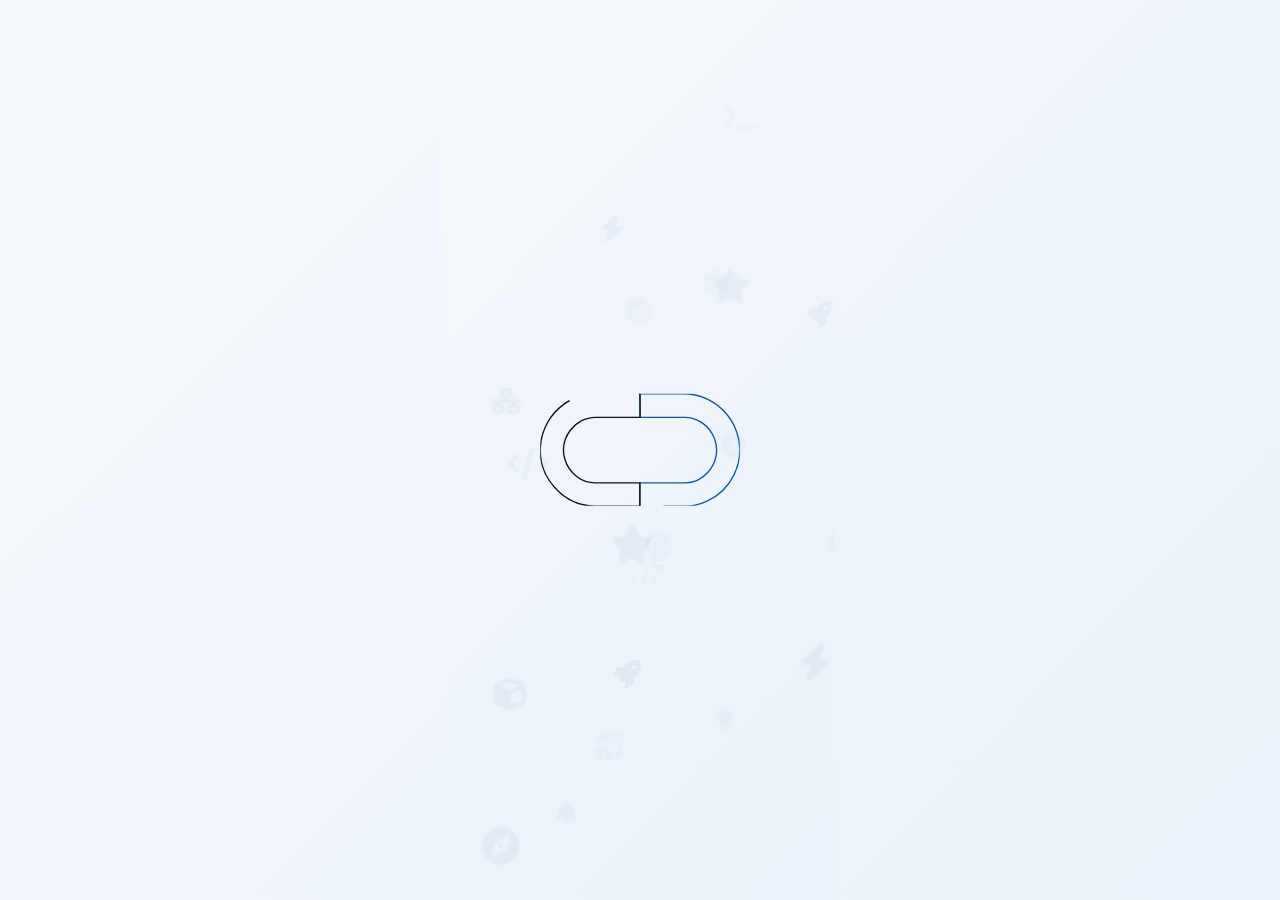
<file: loading-screen.html>
<!DOCTYPE html>
<html lang="en">
<head>
<meta charset="UTF-8">
<title>GSAP Loading Screen</title>
<link rel="preconnect" href="https://fonts.googleapis.com">
<link rel="preconnect" href="https://fonts.gstatic.com" crossorigin>
<link href="https://fonts.googleapis.com/css2?family=Poppins:wght@400;700&display=swap" rel="stylesheet">
<link rel="stylesheet" href="https://cdnjs.cloudflare.com/ajax/libs/font-awesome/6.4.0/css/all.min.css">
<style>
  html, body {
    margin: 0;
    padding: 0;
    height: 100%;
    background: linear-gradient(135deg, #f5f9fd 0%, #eaf1fa 100%);
    display: flex;
    align-items: center;
    justify-content: center;
    overflow: hidden;
    position: relative;
  }
  .bg-container {
    position: absolute;
    top: 0;
    left: 0;
    width: 100%;
    height: 100%;
    overflow: hidden;
    z-index: 0;
    pointer-events: none;
  }
  .bg-icon {
    position: absolute;
    color: #1257A2;
    pointer-events: none;
    transform-origin: center center;
  }
  .loader-stage {
    position: relative;
    width: 390px;
    height: 145px;
    display: flex;
    align-items: center;
    justify-content: center;
    z-index: 10;
  }
  .loader-stage svg {
    position: absolute;
    top: 50%;
    left: 50%;
    transform: translate(-50%, -50%);
  }
  #logo0 {
    width: 210px;
    height: auto;
    opacity: 0;
  }
  #logo0-path1 {
    fill: none;
    stroke: #1257A2;
    stroke-width: 2.5;
  }
  #logo0-path2 {
    fill: none;
    stroke: #0F1017;
    stroke-width: 2.5;
  }
  #logo1 {
    width: 185px;
    height: auto;
    opacity: 0;
  }
  #logo1 path {
    fill: url(#logo-grad);
  }
  #logo2 {
    opacity: 0;
  }
  #part-one {
    stroke: #FDE300;
    stroke-width: 1.5;
  }
  #part-two {
    stroke: #221E1F;
    stroke-width: 1.5;
  }
  #ending-stage {
    position: absolute;
    display: flex;
    flex-direction: column;
    align-items: center;
    justify-content: center;
    opacity: 0;
    pointer-events: none;
  }
  #logo-ending {
    width: 140px;
    height: auto;
    margin-bottom: -15px;
    opacity: 0;
  }
  #text-adoteam {
    position: relative;
    display: flex;
    font-family: 'Poppins', sans-serif;
    font-size: 54px;
    font-weight: 600;
    letter-spacing: 2px;
    color: #000000;
    text-transform: lowercase;
    perspective: 500px;
  }
  #text-adoteam span {
    display: inline-block;
    transform-origin: bottom center;
  }
</style>
</head>
<body>

<div class="bg-container"></div>

<div class="loader-stage">

  <!-- NEW FIRST SVG: logo0, drawn and morphed -->
  <svg id="logo0" width="367" height="207" viewBox="0 0 367 207" fill="none" xmlns="http://www.w3.org/2000/svg">
    <path id="logo0-path1" d="M183.219 207V164.073L266.717 163.972C282.979 163.952 297.879 156.167 308.589 144.401C324.195 127.245 328.798 102.801 320.1 81.3707C311.149 59.3274 289.766 43.3825 265.686 43.3724L183.661 43.342L183.437 1.33215C183.437 0.810441 183.336 0.521731 183.133 0.364713C182.945 0.222891 182.574 0.18237 182.482 0.0608082L263.146 2.71808e-05C278.041 -0.010103 291.991 2.81115 305.378 8.84367C335.773 22.5346 357.328 49.1618 364.552 81.5226C375.155 129.028 350.571 178.094 305.927 198.08C294.278 203.292 281.902 206.884 268.724 206.899L183.219 206.995V207Z" fill="#1257A2"/>
    <path id="logo0-path2" d="M182.482 0.0608082C182.579 0.18237 182.945 0.217826 183.133 0.364713C183.336 0.521731 183.437 0.810441 183.437 1.33215L183.661 43.342L101.702 43.423C83.159 43.4433 65.7287 53.2847 55.3041 67.1884C43.4621 82.9864 39.8145 102.553 45.4637 121.005C53.0028 145.647 75.0967 163.876 101.204 163.921L183.229 164.073V207L99.6748 206.823C42.2175 205.46 -3.77372 154.338 0.244732 97.0015C2.43939 65.679 18.6961 36.8283 44.3867 18.7409C61.8271 6.46815 82.2598 0.0760035 103.683 0.0709384L182.482 0.0608082Z" fill="#0F1017"/>
  </svg>

  <!-- FIRST SVG: outline logo -->
  <svg id="logo1" width="255" height="138" viewBox="0 0 255 138" fill="none" xmlns="http://www.w3.org/2000/svg">
    <defs>
      <linearGradient id="logo-grad" x1="1" y1="0" x2="0" y2="0">
        <stop offset="0%" stop-color="#1257A2" />
        <stop offset="39.13%" stop-color="#1257A2" />
        <stop offset="39.15%" stop-color="#221E1F" />
        <stop offset="100%" stop-color="#221E1F" />
      </linearGradient>
    </defs>
    <path d="M254.075 62.8656V131.992C254.075 134.971 251.657 137.389 248.677 137.389H223.494C220.504 137.389 218.097 134.971 218.097 131.992V73.8649C218.097 54.6728 202.532 39.1075 183.34 39.1075H154.606V131.992C154.606 134.971 152.188 137.389 149.209 137.389H120.723C117.733 137.389 115.326 134.971 115.326 131.992V39.1075H68.824C60.3073 39.1075 52.6003 42.5616 47.0197 48.1423C41.4498 53.7229 37.9957 61.4299 37.9957 69.9466C37.9957 86.9691 51.7907 100.775 68.824 100.775H92.1503C95.1295 100.775 97.5474 103.193 97.5474 106.172V131.992C97.5474 134.971 95.1295 137.389 92.1503 137.389H61.0198C27.3202 137.389 0 110.069 0 76.3584V61.0306C0 27.3202 27.3202 0 61.0198 0H191.209C225.923 0 254.075 28.1513 254.075 62.8656Z"/>
  </svg>

  <!-- SECOND SVG: two-part mark (id 1 = yellow bell, id 2 = dark outline) -->
  <svg id="logo2" width="96" height="113" viewBox="0 0 96 113" fill="none" xmlns="http://www.w3.org/2000/svg">
    <path id="part-one" fill-rule="evenodd" clip-rule="evenodd" d="M89.0111 47.0438C86.2582 49.8336 86.4517 52.405 76.6011 53.4535C68.23 54.346 66.1263 52.9043 59.94 51.2878C59.2908 59.6636 47.0369 64.3632 40.1639 58.0034C38.5347 56.4993 36.4497 53.8155 36.1875 51.1318C33.4908 51.887 32.1674 52.7046 28.8089 53.2726C25.875 53.7656 22.5727 53.7906 19.5139 53.4848C14.6823 53.0104 10.3375 52.0493 7.74689 48.2421L6.76059 46.9502C6.76059 55.8751 8.45853 62.9901 11.0616 69.3749C14.5137 77.838 21.6239 85.4897 27.7664 92.3801L40.0079 106.735C42.1116 108.994 43.7159 112.339 47.8983 112.339C51.7874 112.339 53.8474 109.181 55.6452 106.947C56.1946 106.267 56.6191 105.961 57.1684 105.281L67.9054 92.6172C72.6122 86.5695 79.9721 79.7853 83.5615 71.7591C84.0359 70.7043 84.192 70.2986 84.6539 69.3063C87.6441 62.9589 89.0236 54.3648 89.0236 47.0438" fill="#FDE300"/>
    <path id="part-two" fill-rule="evenodd" clip-rule="evenodd" d="M6.75434 46.9565L7.74064 48.2484C10.3313 52.0556 14.676 53.0105 19.5077 53.491C22.5727 53.7906 25.875 53.7719 28.8027 53.2788C32.1611 52.7109 33.4845 51.8995 36.1813 51.1381C36.8991 50.4765 37.1988 50.4203 37.798 49.7775C40.9193 46.4072 43.9032 37.5385 45.289 35.404C45.8571 33.1509 46.6811 32.4456 49.3653 32.9699L50.5514 35.404C51.2318 36.9019 51.8249 38.3373 52.4803 39.6605C53.1982 41.1084 53.7163 42.494 54.4904 44.0293C56.0885 47.2124 57.262 49.3032 59.9276 51.2941C66.1138 52.9168 68.2175 54.3523 76.5887 53.4598C86.4393 52.4113 86.2457 49.8399 88.9987 47.0501C89.2421 46.0827 90.9962 42.4316 91.9139 38.6681C93.0625 33.9435 91.9201 33.3444 95.7343 30.7917V21.5734C93.1499 20.3376 83.6801 18.4715 80.1344 18.5776C56.1446 17.8911 58.0236 22.7904 47.8671 22.778C41.8057 22.778 38.4722 20.5062 32.698 19.3453C26.9487 18.1907 21.6551 18.3654 15.5999 18.5839C14.882 18.69 12.7409 18.7524 11.5361 18.9271C8.33993 19.4015 2.40334 20.4125 0 21.5672V30.7855C4.08881 33.5254 2.0725 31.7965 3.8516 38.2812C4.24488 39.7042 4.58196 41.3019 5.10632 42.6937C5.69936 44.254 6.28616 45.3899 6.73561 46.9502M25.7751 25.0747C24.8325 26.4104 20.9746 27.2092 21.2431 24.7939C21.4491 22.9777 25.207 22.959 25.7751 25.0747ZM60.4394 40.503C57.1497 41.8324 55.9012 31.497 55.8887 30.074C55.845 25.0935 60.7266 24.151 65.2648 23.9014C69.3724 23.6767 69.9217 25.8112 67.1938 26.685C65.0089 27.384 62.9676 26.6912 61.3508 28.3015C57.5679 32.0712 61.5007 37.9317 60.4394 40.503ZM70.6021 26.1108C70.29 25.262 70.2963 24.5692 70.6396 23.7766C72.3812 23.3334 73.6422 23.6205 74.7534 24.3944C74.5037 26.3667 72.4749 26.4915 70.6021 26.1108ZM8.52719 33.6252C8.52719 31.6031 8.15889 28.8819 8.75816 27.1156C9.30125 25.4991 10.5747 24.201 12.4662 24.0512C13.9769 22.8217 18.022 23.452 19.7324 23.9201L19.6325 26.3167C16.3303 27.4464 13.1591 26.6038 11.8045 30.1426C10.6746 33.0822 12.4038 38.8866 10.6621 40.7402C8.32744 40.2534 8.5272 35.7909 8.53344 33.6315L8.52719 33.6252Z" fill="#221E1F"/>
    <path id="part-three" fill-rule="evenodd" clip-rule="evenodd" d="M15.6186 18.584C21.6676 18.3656 26.9612 18.1908 32.7167 19.3455C38.4847 20.5001 41.8244 22.7719 47.8859 22.7781C58.0361 22.7906 56.1634 17.885 80.1531 18.5778C78.992 16.2249 76.4326 13.4225 74.5724 11.5564C59.0661 -3.94678 36.381 -3.69713 21.3867 11.3754L18.3715 14.7394C17.4726 15.738 16.1929 17.4232 15.6249 18.5778" fill="#FDE300"/>
  </svg>

  <!-- ENDING STAGE: duplicated logo + text -->
  <div id="ending-stage">
    <svg id="logo-ending" width="367" height="207" viewBox="0 0 367 207" fill="none" xmlns="http://www.w3.org/2000/svg">
      <path d="M183.219 207V164.073L266.717 163.972C282.979 163.952 297.879 156.167 308.589 144.401C324.195 127.245 328.798 102.801 320.1 81.3707C311.149 59.3274 289.766 43.3825 265.686 43.3724L183.661 43.342L183.437 1.33215C183.437 0.810441 183.336 0.521731 183.133 0.364713C182.945 0.222891 182.574 0.18237 182.482 0.0608082L263.146 2.71808e-05C278.041 -0.010103 291.991 2.81115 305.378 8.84367C335.773 22.5346 357.328 49.1618 364.552 81.5226C375.155 129.028 350.571 178.094 305.927 198.08C294.278 203.292 281.902 206.884 268.724 206.899L183.219 206.995V207Z" fill="#1257A2"/>
      <path d="M182.482 0.0608082C182.579 0.18237 182.945 0.217826 183.133 0.364713C183.336 0.521731 183.437 0.810441 183.437 1.33215L183.661 43.342L101.702 43.423C83.159 43.4433 65.7287 53.2847 55.3041 67.1884C43.4621 82.9864 39.8145 102.553 45.4637 121.005C53.0028 145.647 75.0967 163.876 101.204 163.921L183.229 164.073V207L99.6748 206.823C42.2175 205.46 -3.77372 154.338 0.244732 97.0015C2.43939 65.679 18.6961 36.8283 44.3867 18.7409C61.8271 6.46815 82.2598 0.0760035 103.683 0.0709384L182.482 0.0608082Z" fill="#0F1017"/>
    </svg>
    <div id="text-adoteam">
      <span>a</span><span>d</span><span>o</span><span>t</span><span>e</span><span>a</span><span>m</span>
    </div>
  </div>

</div>

<script src="https://cdnjs.cloudflare.com/ajax/libs/gsap/3.12.5/gsap.min.js"></script>
<script>
  const logo0Path1 = document.getElementById('logo0-path1');
  const logo0Path2 = document.getElementById('logo0-path2');
  const len0_1 = logo0Path1.getTotalLength();
  const len0_2 = logo0Path2.getTotalLength();

  logo0Path1.style.strokeDasharray = len0_1;
  logo0Path1.style.strokeDashoffset = len0_1;
  logo0Path2.style.strokeDasharray = len0_2;
  logo0Path2.style.strokeDashoffset = len0_2;

  logo0Path1.style.fillOpacity = 0;
  logo0Path2.style.fillOpacity = 0;

  const partOne = document.getElementById('part-one');
  const partTwo = document.getElementById('part-two');
  const partThree = document.getElementById('part-three');

  [partOne, partTwo].forEach(p => {
    const l = p.getTotalLength();
    p.style.strokeDasharray = l;
    p.style.strokeDashoffset = l;
  });

  [partOne, partTwo, partThree].forEach(p => {
    p.style.fillOpacity = 0;
  });

  const tl = gsap.timeline({ repeat: -1 });

  // Stage 0: draw logo0 outline
  tl.set('#logo0', { opacity: 1, scale: 0.95 })
  .to([logo0Path1, logo0Path2], {
    strokeDashoffset: 0,
    duration: 1.5,
    stagger: 0.15,
    ease: 'power2.inOut'
  })
  .to([logo0Path1, logo0Path2], {
    fillOpacity: 1,
    duration: 0.5,
    ease: 'power1.out'
  }, '-=0.2')
  .to('#logo0', {
    scale: 1.05,
    duration: 0.4,
    ease: 'power1.out'
  })
  // Morph transition to logo1
  .to('#logo0', {
    opacity: 0,
    scale: 0.8,
    rotate: -15,
    duration: 0.6,
    ease: 'power2.inOut'
  })

  // Stage 1: transition to second logo (logo1) with NO dasharray
  .set('#logo1', { opacity: 0, scale: 0.85 }, '-=0.3')
  .to('#logo1', {
    opacity: 1,
    scale: 1.05,
    duration: 0.8,
    ease: 'power2.out'
  }, '-=0.3')
  .to('#logo1', {
    opacity: 0,
    scale: 0.85,
    duration: 0.6,
    ease: 'power2.in'
  }, '+=0.8')

  // Stage 2: switch to second logo (id one = part-one/yellow bell, id two = part-two/dark outline)
  .set('#logo2', { opacity: 1 })
  .to(partOne, {
    strokeDashoffset: 0,
    duration: 0.8,
    ease: 'power2.out'
  }, '-=0.1')
  .to(partTwo, {
    strokeDashoffset: 0,
    duration: 0.8,
    ease: 'power2.out'
  }, '-=0.4')
  .to([partOne, partTwo, partThree], {
    fillOpacity: 1,
    duration: 0.5,
    ease: 'power1.out'
  })
  .to('#logo2', {
    scale: 1.1,
    duration: 0.4,
    ease: 'power1.inOut',
    yoyo: true,
    repeat: 1
  })
  .to('#logo2', {
    opacity: 0,
    duration: 0.5,
    ease: 'power2.in'
  }, '+=0.3')

  // Stage 3: show ending stage (logo + text)
  .set('#ending-stage', { opacity: 1, scale: 1 })
  .fromTo('#logo-ending', {
    opacity: 0,
    scale: 0.6,
    rotate: -10,
    y: 20
  }, {
    opacity: 1,
    scale: 1,
    rotate: 0,
    y: 0,
    duration: 0.8,
    ease: 'back.out(1.5)'
  })
  .fromTo('#text-adoteam span', {
    opacity: 0,
    y: 30,
    rotateX: -70,
    filter: 'blur(8px)'
  }, {
    opacity: 1,
    y: 0,
    rotateX: 0,
    filter: 'blur(0px)',
    duration: 0.8,
    stagger: 0.06,
    ease: 'back.out(1.5)'
  }, '-=0.6')
  .to('#ending-stage', {
    opacity: 0,
    scale: 0.95,
    duration: 0.6,
    ease: 'power2.in'
  }, '+=1.5')

  // Reset for loop
  .set('#logo0', { opacity: 0, scale: 0.95, rotate: 0 })
  .set([logo0Path1, logo0Path2], {
    strokeDashoffset: (i, target) => target.getTotalLength(),
    fillOpacity: 0
  })
  .set('#logo1', { opacity: 0, scale: 1 })
  .set([partOne, partTwo], {
    strokeDashoffset: (i, target) => target.getTotalLength()
  })
  .set([partOne, partTwo, partThree], {
    fillOpacity: 0
  })
  .set('#logo2', { scale: 1, opacity: 0 })
  .set('#ending-stage', { opacity: 0, scale: 1 })
  .set('#logo-ending', { opacity: 0, scale: 0.6, y: 0, rotate: 0 })
  .set('#text-adoteam span', { opacity: 0, y: 0, rotateX: 0, filter: 'blur(0px)' });

  // Generate and animate background icons
  const bgContainer = document.querySelector('.bg-container');
  const bgIcons = [
    'fa-code', 'fa-bell', 'fa-lightbulb', 'fa-rocket', 'fa-star', 
    'fa-bolt', 'fa-terminal', 'fa-compass', 'fa-atom', 'fa-laptop-code',
    'fa-cube', 'fa-layer-group', 'fa-icons', 'fa-network-wired'
  ];

  for (let i = 0; i < 20; i++) {
    const iconEl = document.createElement('i');
    const randomIcon = bgIcons[Math.floor(Math.random() * bgIcons.length)];
    iconEl.className = `fa-solid ${randomIcon} bg-icon`;
    
    const left = Math.random() * 100;
    const top = Math.random() * 100;
    const size = 18 + Math.random() * 24; 
    const opacity = 0.02 + Math.random() * 0.05; 
    const blur = 0.5 + Math.random() * 1.5; 

    iconEl.style.left = `${left}%`;
    iconEl.style.top = `${top}%`;
    iconEl.style.fontSize = `${size}px`;
    iconEl.style.opacity = opacity;
    iconEl.style.filter = `blur(${blur}px)`;
    
    bgContainer.appendChild(iconEl);

    gsap.to(iconEl, {
      x: 'random(-60, 60)',
      y: 'random(-60, 60)',
      rotation: 'random(-120, 120)',
      duration: 'random(12, 24)',
      repeat: -1,
      yoyo: true,
      ease: 'sine.inOut'
    });
  }
</script>

</body>
</html>
</file>
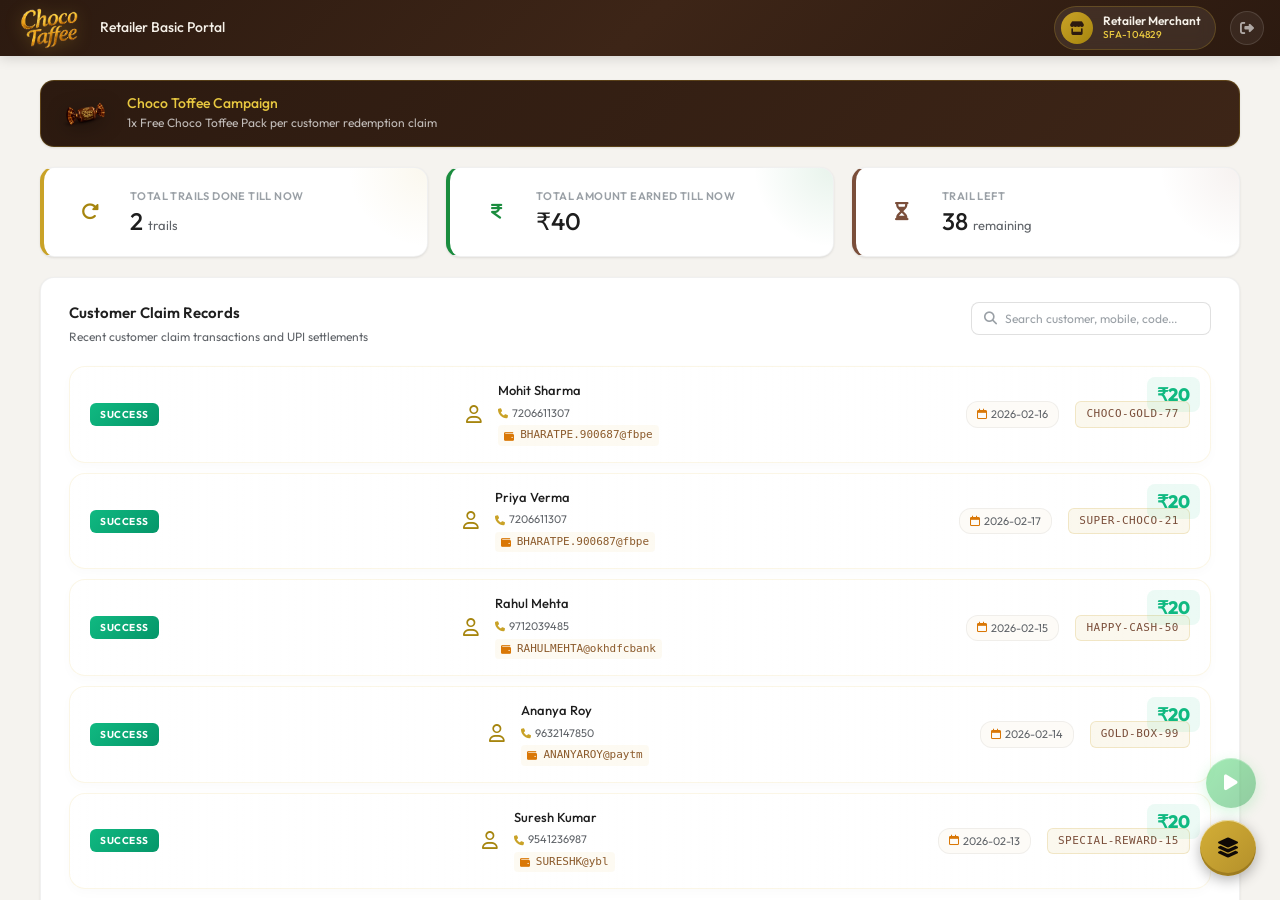
<file: retailer-basic.html>
<!DOCTYPE html>
<html lang="en">
  <head>
    <meta charset="UTF-8" />
    <meta
      name="viewport"
      content="width=device-width, initial-scale=1.0, maximum-scale=1.0, user-scalable=no"
    />
    <title>Adomantra — Retailer Basic Dashboard</title>

    <!-- Google Fonts: Outfit & Poppins -->
    <link rel="preconnect" href="https://fonts.googleapis.com" />
    <link rel="preconnect" href="https://fonts.gstatic.com" crossorigin />
    <link
      href="https://fonts.googleapis.com/css2?family=Outfit:wght@300;400;500;600;700&family=Poppins:wght@300;400;500;600;700&display=swap"
      rel="stylesheet"
    />

    <!-- FontAwesome CDN -->
    <link
      rel="stylesheet"
      href="https://cdnjs.cloudflare.com/ajax/libs/font-awesome/6.5.1/css/all.min.css"
    />

    <link rel="stylesheet" href="style.css" />
    <link rel="stylesheet" href="retailer.css" />
  </head>
  <body>

    <!-- Minimal Basic Retailer Dashboard Screen -->
    <div id="retailerDashboardScreen" class="dash-screen" style="display: flex;">

      <!-- Top Navbar -->
      <header class="dash-topbar">
        <div class="dash-topbar-left">
          <img src="assets/logo-toffee.png" alt="Choco Toffee" class="dash-topbar-logo" onerror="this.src='assets/toffee.png'" />
          <span class="dash-profile-name" style="font-size: 14px; font-weight: 500; color: #f5f0e8;">Retailer Basic Portal</span>
        </div>
        <div class="dash-topbar-right">
          <div class="dash-profile-chip">
            <div class="dash-profile-avatar">
              <i class="fa-solid fa-store"></i>
            </div>
            <div class="dash-profile-info">
              <span id="dashMerchantName" class="dash-profile-name">Retailer Merchant</span>
              <span id="dashSfaId" class="dash-profile-sfa">SFA-104829</span>
            </div>
          </div>
          <button type="button" id="dashLogoutBtn" class="dash-logout-btn" title="Exit Dashboard">
            <i class="fa-solid fa-right-from-bracket"></i>
          </button>
        </div>
      </header>

      <!-- Main Minimal Content Area -->
      <main class="dash-main" style="margin-left: 0; padding: 24px 16px;">
        <div style="max-width: 1200px; margin: 0 auto; width: 100%; display: flex; flex-direction: column; gap: 20px;">
          
          <!-- Campaign Promo Header -->
          <div class="dash-overview-promo">
            <img src="assets/toffee.png" alt="Toffee Pack" class="dash-overview-promo-img" />
            <div class="dash-overview-promo-text">
              <strong class="dash-overview-promo-title">Choco Toffee Campaign</strong>
              <span class="dash-overview-promo-sub">1x Free Choco Toffee Pack per customer redemption claim</span>
            </div>
          </div>

          <!-- Minimal KPI Cards Grid -->
          <div class="dash-kpi-grid">
            <div class="dash-kpi-card">
              <div class="dash-kpi-icon dash-kpi-icon--gold">
                <i class="fa-solid fa-rotate-right"></i>
              </div>
              <div class="dash-kpi-data">
                <span class="dash-kpi-label">Total Trails Done Till Now</span>
                <strong class="dash-kpi-value">2 <small>trails</small></strong>
              </div>
            </div>
            <div class="dash-kpi-card">
              <div class="dash-kpi-icon dash-kpi-icon--green">
                <i class="fa-solid fa-indian-rupee-sign"></i>
              </div>
              <div class="dash-kpi-data">
                <span class="dash-kpi-label">Total Amount Earned Till Now</span>
                <strong class="dash-kpi-value">₹40</strong>
              </div>
            </div>
            <div class="dash-kpi-card">
              <div class="dash-kpi-icon dash-kpi-icon--brown">
                <i class="fa-solid fa-hourglass-half"></i>
              </div>
              <div class="dash-kpi-data">
                <span class="dash-kpi-label">Trail Left</span>
                <strong class="dash-kpi-value">38 <small>remaining</small></strong>
              </div>
            </div>
          </div>

          <!-- Customer Claim List Card (Basic Showcase) -->
          <div class="dash-card">
            <div class="dash-card-header">
              <div>
                <h3 class="dash-card-title">Customer Claim Records</h3>
                <p class="dash-card-sub">Recent customer claim transactions and UPI settlements</p>
              </div>
              <div class="dash-search-box">
                <i class="fa-solid fa-magnifying-glass"></i>
                <input type="text" id="dashCustomerSearchInput" placeholder="Search customer, mobile, code..." />
              </div>
            </div>
            <div id="dashCustomerList" class="dash-cust-list">
              <!-- Dynamically populated via retailer-basic.js -->
            </div>
          </div>

        </div>
      </main>
    </div>

    <!-- 1. Customer Offer Detail Modal Popup -->
    <div id="customerOfferModalOverlay" class="dash-modal-overlay">
      <div class="dash-modal-card">
        <button type="button" id="closeCustomerOfferModalBtn" class="dash-modal-close">&times;</button>
        <div class="dash-modal-header">
          <img src="assets/logo-toffee.png" alt="Choco Toffee Logo" class="dash-modal-logo" onerror="this.src='assets/toffee.png'" />
          <h3 id="offerModalCustomerName" class="dash-modal-name">Mohit Sharma</h3>
          <span id="offerModalCustomerMobile" class="dash-modal-mobile">Mobile: 7206611307</span>
        </div>
        <div class="dash-modal-body">
          <div class="dash-modal-row">
            <span class="dash-modal-label"><i class="fa-regular fa-user"></i> Complete Name</span>
            <span id="offerModalFullName" class="dash-modal-val">Mohit Sharma</span>
          </div>
          <div class="dash-modal-row">
            <span class="dash-modal-label"><i class="fa-solid fa-wallet"></i> Settlement UPI ID</span>
            <span id="offerModalUpiId" class="dash-modal-val dash-mono">BHARATPE.900687@fbpe</span>
          </div>
          <div class="dash-modal-row">
            <span class="dash-modal-label"><i class="fa-solid fa-ticket"></i> Happy Code</span>
            <span id="offerModalHappyCode" class="dash-badge dash-badge--dark">7892</span>
          </div>
          <div class="dash-modal-row">
            <span class="dash-modal-label"><i class="fa-regular fa-clock"></i> Claimed Date &amp; Time</span>
            <span id="offerModalClaimTime" class="dash-modal-val">10:42 AM Today</span>
          </div>
          <div class="dash-modal-row">
            <span class="dash-modal-label"><i class="fa-regular fa-calendar-check"></i> Offer Valid Until</span>
            <span id="offerModalValidDate" class="dash-modal-val dash-text-gold">31 Aug 2026</span>
          </div>
          <div class="dash-modal-row">
            <span class="dash-modal-label"><i class="fa-solid fa-gift"></i> Available Offer</span>
            <span id="offerModalOfferTitle" class="dash-modal-val dash-text-green">20% Cashback + Bonus Toffee</span>
          </div>
          <div class="dash-modal-row">
            <span class="dash-modal-label"><i class="fa-solid fa-barcode"></i> Promo Voucher Code</span>
            <span id="offerModalOfferCode" class="dash-badge dash-badge--gold">CHOCO-GOLD-77</span>
          </div>
        </div>
        <button type="button" id="closeOfferModalDoneBtn" class="dash-btn dash-btn--gold dash-modal-btn">
          DONE &amp; CLOSE
        </button>
      </div>
    </div>

    <!-- 2. OTP Verification Modal Popup -->
    <div id="otpModalOverlay" class="dash-modal-overlay">
      <div class="dash-modal-card" style="max-width: 400px; text-align: center;">
        <button type="button" id="closeOtpModalBtn" class="dash-modal-close">&times;</button>
        <div class="dash-modal-header">
          <div class="modal-icon-badge" style="background: rgba(201,162,39,0.12); width: 64px; height: 64px; border-radius: 50%; display: flex; align-items: center; justify-content: center; margin: 0 auto 12px auto; color: #c9a227; font-size: 24px;">
            <i class="fa-solid fa-shield-halved"></i>
          </div>
          <h3 class="dash-modal-name">Verify Retailer OTP</h3>
          <span class="dash-modal-mobile">Enter 4-digit code sent to your registered mobile</span>
        </div>
        <div style="display: flex; gap: 12px; justify-content: center; margin: 20px 0;">
          <input type="text" maxlength="1" class="dash-form-input" style="width: 48px; text-align: center; font-size: 20px; font-weight: 600;" value="7" />
          <input type="text" maxlength="1" class="dash-form-input" style="width: 48px; text-align: center; font-size: 20px; font-weight: 600;" value="8" />
          <input type="text" maxlength="1" class="dash-form-input" style="width: 48px; text-align: center; font-size: 20px; font-weight: 600;" value="9" />
          <input type="text" maxlength="1" class="dash-form-input" style="width: 48px; text-align: center; font-size: 20px; font-weight: 600;" value="2" />
        </div>
        <button type="button" id="confirmOtpBtn" class="dash-btn dash-btn--gold dash-modal-btn">
          VERIFY &amp; CONFIRM
        </button>
      </div>
    </div>

    <!-- 3. Stock Re-Stock Request Modal Popup -->
    <div id="restockModalOverlay" class="dash-modal-overlay">
      <div class="dash-modal-card" style="max-width: 420px;">
        <button type="button" id="closeRestockModalBtn" class="dash-modal-close">&times;</button>
        <div class="dash-modal-header" style="text-align: center;">
          <h3 class="dash-modal-name"><i class="fa-solid fa-truck-ramp-box" style="color: #c9a227; margin-right: 8px;"></i>Request Stock Re-Stock</h3>
          <span class="dash-modal-mobile">Select batch variant to request additional shelf stock</span>
        </div>
        <div class="dash-modal-body">
          <div class="dash-form-group">
            <label class="dash-form-label">Product Variant</label>
            <select class="dash-form-input">
              <option>Signature Choco Toffee (Pack of 500)</option>
              <option>Choco Toffee Mini (Pack of 200)</option>
            </select>
          </div>
          <div class="dash-form-group">
            <label class="dash-form-label">Requested Quantity</label>
            <input type="number" class="dash-form-input" value="1000" placeholder="Number of packs..." />
          </div>
        </div>
        <button type="button" id="confirmRestockBtn" class="dash-btn dash-btn--gold dash-modal-btn">
          SUBMIT STOCK REQUEST
        </button>
      </div>
    </div>

    <script src="retailer-basic.js"></script>
    <script src="nav-fab.js"></script>
  </body>
</html>
</file>
<file: style.css>
* {
  box-sizing: border-box;
  margin: 0;
  padding: 0;
  -webkit-tap-highlight-color: transparent;
}

html,
body {
  width: 100%;
  height: 100%;
  overflow: hidden;
  font-family: "Outfit", "Poppins", sans-serif;
  background-color: #0f0906;
  color: #fafafa;
}

/* Fullscreen QR Code Scanner Container */
.qr-scanner-container {
  position: fixed;
  inset: 0;
  width: 100vw;
  height: 100vh;
  z-index: 10000;
  background: radial-gradient(circle at 50% 40%, #2c1a12 0%, #0c0704 100%);
  display: flex;
  align-items: center;
  justify-content: center;
  padding: 24px;
}

.skip-qr-btn {
  position: absolute;
  top: 24px;
  right: 24px;
  background: rgba(255, 255, 255, 0.08);
  border: 1px solid rgba(212, 175, 55, 0.4);
  color: #e5c158;
  padding: 8px 18px;
  border-radius: 20px;
  font-family: "Poppins", sans-serif;
  font-size: 13px;
  font-weight: 500;
  cursor: pointer;
  backdrop-filter: blur(10px);
  -webkit-backdrop-filter: blur(10px);
  display: flex;
  align-items: center;
  gap: 8px;
  transition: all 0.3s ease;
  z-index: 10001;
}

.skip-qr-btn:hover {
  background: rgba(212, 175, 55, 0.2);
  color: #fff;
  border-color: #e5c158;
  transform: translateY(-2px);
  box-shadow: 0 4px 15px rgba(212, 175, 55, 0.3);
}

.qr-scanner-card {
  width: 100%;
  max-width: 400px;
  background: rgba(36, 22, 16, 0.85);
  backdrop-filter: blur(20px);
  -webkit-backdrop-filter: blur(20px);
  border: 1px solid rgba(212, 175, 55, 0.35);
  border-radius: 28px;
  padding: 28px;
  text-align: center;
  box-shadow:
    0 20px 50px rgba(0, 0, 0, 0.8),
    0 0 30px rgba(212, 175, 55, 0.15);
}

.qr-title {
  font-family: "Outfit", sans-serif;
  font-size: 24px;
  font-weight: 500;
  color: #e5c158;
  margin-bottom: 8px;
}

.qr-subtitle {
  font-family: "Poppins", sans-serif;
  font-size: 12px;
  color: rgba(250, 250, 250, 0.65);
  line-height: 1.5;
  margin-bottom: 20px;
}

.qr-reader-view {
  width: 100%;
  border-radius: 16px;
  overflow: hidden;
  border: 1px solid rgba(212, 175, 55, 0.2);
  background: #000;
  aspect-ratio: 1;
  margin-bottom: 16px;
}

@keyframes laserSweep {
  0% { top: 0%; }
  50% { top: 100%; }
  100% { top: 0%; }
}

.qr-reader-view video {
  object-fit: cover !important;
}

.qr-feedback-hint {
  font-family: "Poppins", sans-serif;
  font-size: 11px;
  color: rgba(250, 250, 250, 0.5);
}

/* Fullscreen Silent Video Overlay */
.video-container {
  position: fixed;
  inset: 0;
  width: 100vw;
  height: 100vh;
  z-index: 9999;
  background: #000000;
  overflow: hidden;
  pointer-events: none;
}

.video-container video {
  width: 100%;
  height: 100%;
  object-fit: cover;
  display: block;
}

/* Main Screen Background */
.main-screen {
  position: absolute;
  inset: 0;
  width: 100%;
  height: 100%;
  display: flex;
  align-items: center;
  justify-content: center;
  padding: 24px;
  background: radial-gradient(
    circle at 50% 40%,
    #2c1a12 0%,
    #180e09 60%,
    #0c0704 100%
  );
  overflow: hidden;
  transition: filter 0.4s ease;
}

/* Top Right Info Button */
.info-btn {
  position: absolute;
  top: 16px;
  right: 16px;
  z-index: 10;
  width: 44px;
  height: 44px;
  color: #d4af37;
  font-size: 20px;
  display: flex;
  align-items: center;
  justify-content: center;
  cursor: pointer;
  background: transparent;
  border: none;
}

.info-btn:hover {
  transform: scale(1.1);
  border-color: #d4af37;
}

.info-btn:active {
  transform: scale(0.95);
}

/* Matter.js Physics Canvas Container */
.matter-container {
  position: absolute;
  inset: 0;
  width: 100%;
  height: 100%;
  pointer-events: auto;
  z-index: 2;
}

.matter-container canvas {
  width: 100% !important;
  height: 100% !important;
  display: block;
}

/* Canvas Particle Effect Layer */
.particle-canvas {
  position: absolute;
  inset: 0;
  width: 100%;
  height: 100%;
  pointer-events: none;
  z-index: 1;
}

/* Premium Dark Chocolate Glassmorphism Popup */
.popup-card {
  position: absolute;
  z-index: 3;
  width: calc(100% - 48px);
  max-width: 380px;
  background: rgba(36, 22, 16, 0.75);
  backdrop-filter: blur(24px);
  -webkit-backdrop-filter: blur(24px);
  border: 1px solid rgba(212, 175, 55, 0.25);
  border-radius: 32px;
  padding: 36px 28px;
  text-align: center;
  box-shadow:
    0 30px 60px rgba(0, 0, 0, 0.7),
    inset 0 1px 0 rgba(255, 255, 255, 0.1),
    0 0 40px rgba(212, 175, 55, 0.12);
  transform: scale(0) translateY(40px);
  opacity: 0;
  overflow: hidden;
}

/* Styling specifically for panel card layout overrides */
.redemption-card-panel {
  text-align: left;
}

/* Success Card Specific Elements */
.success-card-panel {
  display: none;
}

.retail-outlet-card {
  background: rgba(255, 255, 255, 0.04);
  border: 1px solid rgba(212, 175, 55, 0.2);
  border-radius: 16px;
  padding: 12px;
  margin-bottom: 16px;
}

.outlet-label {
  font-family: "Poppins", sans-serif;
  font-size: 10px;
  text-transform: uppercase;
  color: #d4af37;
  letter-spacing: 0.1em;
  display: block;
  margin-bottom: 2px;
}

.outlet-name {
  font-family: "Outfit", sans-serif;
  font-size: 18px;
  font-weight: 500;
  color: #ffffff;
}

.claim-message-text {
  font-family: "Poppins", sans-serif;
  font-size: 12px;
  color: rgba(250, 250, 250, 0.7);
  line-height: 1.5;
  margin-bottom: 20px;
}

.scratch-card-wrapper {
  background: #180e09;
  border: 1px dashed rgba(212, 175, 55, 0.4);
  border-radius: 16px;
  padding: 16px;
  margin-bottom: 22px;
  text-align: center;
}

.scratch-card-container {
  position: relative;
  width: 100%;
  max-width: 280px;
  height: 64px;
  margin: 10px auto 12px;
  border-radius: 12px;
  overflow: hidden;
  box-shadow: 0 4px 15px rgba(0, 0, 0, 0.5);
}

.scratch-secret-content {
  position: absolute;
  inset: 0;
  display: flex;
  align-items: center;
  justify-content: center;
  gap: 12px;
  background: linear-gradient(135deg, #2a1910 0%, #150b06 100%);
  border: 1px solid rgba(229, 193, 88, 0.3);
  border-radius: 12px;
  z-index: 1;
  padding: 20px;
}

.scratch-canvas {
  position: absolute;
  inset: 0;
  width: 100%;
  height: 100%;
  z-index: 2;
  cursor: pointer;
  touch-action: none;
}

.code-title {
  font-family: "Poppins", sans-serif;
  font-size: 11px;
  font-weight: 600;
  text-transform: uppercase;
  color: #e5c158;
  letter-spacing: 0.12em;
  display: block;
  margin-bottom: 8px;
}

.code-text {
  font-family: "Outfit", sans-serif;
  font-size: 20px;
  font-weight: 700;
  color: #d4af37;
  letter-spacing: 0.05em;
}

.copy-code-btn {
  background: transparent;
  border: none;
  color: rgba(250, 250, 250, 0.6);
  font-size: 16px;
  cursor: pointer;
  padding: 4px;
  display: flex;
  align-items: center;
  justify-content: center;
  transition:
    color 0.2s,
    transform 0.2s;
}

.copy-code-btn:hover {
  color: #d4af37;
  transform: scale(1.15);
}

.copy-code-btn:active {
  transform: scale(0.9);
}

.code-instruction-text {
  font-family: "Poppins", sans-serif;
  font-size: 10px;
  color: rgba(250, 250, 250, 0.55);
  margin-top: 8px;
}

/* =========================================================
   RETAILER ISSUE REPORT CARD — PREMIUM REWORK
   ========================================================= */

.retailer-card-panel {
  text-align: left;
  padding: 32px 24px 28px;
}

.retailer-header {
  display: flex;
  flex-direction: column;
  align-items: center;
  text-align: center;
  margin-bottom: 24px;
  position: relative;
}

.retailer-gift-icon {
  position: relative;
  width: 76px;
  height: 76px;
  border-radius: 50%;
  background: radial-gradient(circle at 35% 35%, rgba(229, 193, 88, 0.22) 0%, rgba(180, 130, 30, 0.1) 100%);
  border: 1.5px solid rgba(212, 175, 55, 0.45);
  color: #e5c158;
  font-size: 30px;
  display: flex;
  align-items: center;
  justify-content: center;
  margin: 0 auto 16px;
  box-shadow:
    0 0 0 8px rgba(212, 175, 55, 0.06),
    0 0 0 16px rgba(212, 175, 55, 0.03),
    0 8px 24px rgba(0, 0, 0, 0.4);
  animation: iconPulseGlow 3s ease-in-out infinite;
}

@keyframes iconPulseGlow {
  0%, 100% { box-shadow: 0 0 0 8px rgba(212,175,55,0.06), 0 0 0 16px rgba(212,175,55,0.03), 0 8px 24px rgba(0,0,0,0.4); }
  50% { box-shadow: 0 0 0 10px rgba(212,175,55,0.1), 0 0 0 20px rgba(212,175,55,0.05), 0 12px 32px rgba(0,0,0,0.5); }
}

.retailer-header h2 {
  font-family: "Outfit", sans-serif;
  font-weight: 500;
  font-size: 22px;
  color: #ffffff;
  margin-bottom: 6px;
  letter-spacing: -0.01em;
}

.retailer-header p {
  font-family: "Poppins", sans-serif;
  font-weight: 300;
  font-size: 12px;
  color: rgba(250, 250, 250, 0.6);
  line-height: 1.6;
  max-width: 260px;
}

/* Retailer complaint checkbox list */
.retailer-complaint-list {
  display: flex;
  flex-direction: column;
  gap: 10px;
  margin-bottom: 22px;
}

.retailer-checkbox-item {
  display: flex;
  align-items: center;
  gap: 14px;
  padding: 13px 15px;
  border-radius: 14px;
  background: rgba(255, 255, 255, 0.03);
  border: 1px solid rgba(255, 255, 255, 0.07);
  cursor: pointer;
  position: relative;
  overflow: hidden;
  transition:
    background 0.25s ease,
    border-color 0.25s ease,
    transform 0.2s cubic-bezier(0.22, 1, 0.36, 1),
    box-shadow 0.25s ease;
  -webkit-tap-highlight-color: transparent;
  user-select: none;
}

.retailer-checkbox-item::before {
  content: '';
  position: absolute;
  inset: 0;
  background: linear-gradient(120deg, rgba(212,175,55,0.07) 0%, transparent 80%);
  opacity: 0;
  transition: opacity 0.25s ease;
  pointer-events: none;
}

.retailer-checkbox-item:hover {
  background: rgba(212, 175, 55, 0.06);
  border-color: rgba(212, 175, 55, 0.25);
  transform: translateX(3px);
  box-shadow: 0 4px 16px rgba(0, 0, 0, 0.25);
}

.retailer-checkbox-item:hover::before {
  opacity: 1;
}

/* Hide native checkbox */
.retailer-checkbox-item input[type="checkbox"] {
  position: absolute;
  opacity: 0;
  width: 0;
  height: 0;
  pointer-events: none;
}

/* Custom checkmark box */
.retailer-checkmark {
  flex-shrink: 0;
  width: 22px;
  height: 22px;
  border-radius: 7px;
  border: 1.5px solid rgba(255, 255, 255, 0.2);
  background: rgba(255, 255, 255, 0.04);
  display: flex;
  align-items: center;
  justify-content: center;
  color: transparent;
  font-size: 11px;
  transition:
    background 0.2s ease,
    border-color 0.2s ease,
    color 0.2s ease,
    transform 0.2s cubic-bezier(0.34, 1.56, 0.64, 1);
}

.retailer-checkbox-item input:checked ~ .retailer-checkmark {
  background: linear-gradient(135deg, #e5c158 0%, #b38f2a 100%);
  border-color: #d4af37;
  color: #0f0906;
  transform: scale(1.1);
  box-shadow: 0 2px 10px rgba(212, 175, 55, 0.5);
}

/* Selected item state */
.retailer-checkbox-item:has(input:checked) {
  background: rgba(212, 175, 55, 0.09);
  border-color: rgba(212, 175, 55, 0.35);
  box-shadow:
    0 0 0 1px rgba(212, 175, 55, 0.12),
    0 6px 20px rgba(0, 0, 0, 0.25),
    inset 0 1px 0 rgba(255, 255, 255, 0.06);
  transform: translateX(3px);
}

.retailer-checkbox-item:has(input:checked)::before {
  opacity: 1;
}

.retailer-checkbox-text {
  display: flex;
  flex-direction: column;
  gap: 2px;
  flex: 1;
}

.retailer-checkbox-text strong {
  font-family: "Outfit", sans-serif;
  font-weight: 500;
  font-size: 14px;
  color: #ffffff;
  line-height: 1.2;
}

.retailer-checkbox-text small {
  font-family: "Poppins", sans-serif;
  font-weight: 300;
  font-size: 11px;
  color: rgba(250, 250, 250, 0.5);
  line-height: 1.3;
}

/* Shake animation for validation */
@keyframes shakeList {
  0%, 100% { transform: translateX(0); }
  15% { transform: translateX(-6px); }
  30% { transform: translateX(6px); }
  45% { transform: translateX(-4px); }
  60% { transform: translateX(4px); }
  75% { transform: translateX(-2px); }
  90% { transform: translateX(2px); }
}

.card-shimmer {
  position: absolute;
  top: -50%;
  left: -50%;
  width: 200%;
  height: 200%;
  background: linear-gradient(
    45deg,
    transparent 45%,
    rgba(212, 175, 55, 0.08) 50%,
    transparent 55%
  );
  transform: rotate(25deg);
  pointer-events: none;
  animation: shimmerMove 8s infinite linear;
}

@keyframes shimmerMove {
  0% {
    transform: translateX(-100%) rotate(25deg);
  }
  100% {
    transform: translateX(100%) rotate(25deg);
  }
}

.toffee-icon-wrap {
  position: relative;
  width: 160px;
  height: 160px;
  margin: 0 auto 20px;
  display: flex;
  align-items: center;
  justify-content: center;
}

.toffee-img {
  position: relative;
  z-index: 2;
  width: 100%;
  height: 100%;
  object-fit: contain;
  filter: drop-shadow(0 10px 20px rgba(0, 0, 0, 0.6));
}

.toffee-fallback {
  position: relative;
  z-index: 2;
  font-size: 54px;
}

.popup-badge {
  display: inline-block;
  font-size: 10px;
  font-weight: 600;
  letter-spacing: 0.22em;
  color: #d4af37;
  text-transform: uppercase;
  background: rgba(212, 175, 55, 0.12);
  border: 1px solid rgba(212, 175, 55, 0.3);
  padding: 5px 14px;
  border-radius: 99px;
  margin-bottom: 14px;
}

.popup-title {
  font-family: "Outfit", sans-serif;
  font-weight: 400;
  font-size: 32px;
  color: #e5c158;
  text-shadow: 0 4px 12px rgba(229, 193, 88, 0.2);
  letter-spacing: -0.01em;
  margin-bottom: 12px;
  display: inline-block;
  transform-origin: center center;
  will-change: transform, opacity;
}

.popup-title .char-span {
  display: inline-block;
  transform-origin: center center;
}

.popup-subtitle {
  font-family: "Poppins", sans-serif;
  font-weight: 300;
  font-size: 13px;
  color: rgba(250, 250, 250, 0.65);
  line-height: 1.6;
  margin-bottom: 22px;
}

.reward-card {
    position: relative;
    background: linear-gradient(135deg, rgba(60, 36, 28, 0.75) 0%, rgba(30, 16, 10, 0.95) 100%);
    border: 1px solid rgba(229, 193, 88, 0.4);
    border-radius: 20px;
    padding: 16px 20px;
    margin-bottom: 24px;
    overflow: hidden;
    text-align: center;

    box-shadow:
        inset 0 1px 0 rgba(255, 244, 210, 0.18),   /* warm top highlight */
        inset 0 -2px 0 rgba(94, 56, 26, 0.45),     /* dark caramel bottom edge */
        0 8px 18px rgba(58, 32, 16, 0.32),         /* warm depth */
        0 14px 36px rgba(25, 14, 8, 0.28),         /* soft ambient shadow */
        0 0 18px #e5c15829;         /* subtle golden glow */

    will-change: transform, box-shadow;
}

.reward-card-glow {
  position: absolute;
  top: -50%;
  left: -50%;
  width: 200%;
  height: 200%;
  background: radial-gradient(
    circle at 50% 50%,
    rgba(229, 193, 88, 0.18) 0%,
    transparent 60%
  );
  pointer-events: none;
}

.reward-content {
  position: relative;
  z-index: 2;
  display: flex;
  flex-direction: column;
  align-items: center;
  gap: 6px;
}

.reward-tag {
  font-family: "Outfit", sans-serif;
  font-size: 10px;
  font-weight: 700;
  letter-spacing: 0.18em;
  color: #0f0906;
  background: linear-gradient(135deg, #f7e096 0%, #d4af37 100%);
  padding: 3px 10px;
  border-radius: 99px;
  box-shadow: 0 2px 8px rgba(212, 175, 55, 0.4);
}

.reward-text {
  font-family: "Poppins", sans-serif;
  font-weight: 300;
  font-size: 12px;
  color: rgba(250, 250, 250, 0.8);
  line-height: 1.5;
}

.reward-highlight {
  font-family: "Outfit", sans-serif;
  font-weight: 600;
  font-size: 16px;
  background: linear-gradient(90deg, #ffe8a3 0%, #e5c158 50%, #ffd700 100%);
  -webkit-background-clip: text;
  -webkit-text-fill-color: transparent;
  display: inline-block;
  margin-top: 2px;
}

.question-box {
  margin-top: 8px;
  margin-bottom: 16px;
}

.question-text {
  font-family: "Poppins", sans-serif;
  font-weight: 300;
  font-size: 14px;
  color: rgba(250, 250, 250, 0.9);
  margin-bottom: 16px;
  text-align: center;
}

.button-group {
  display: flex;
  gap: 12px;
}

.btn-option {
  flex: 1;
  padding: 14px 18px;
  border-radius: 99px;
  border: none;
  font-family: "Outfit", sans-serif;
  font-size: 14px;
  font-weight: 500;
  letter-spacing: 0.02em;
  cursor: pointer;
  position: relative;
  overflow: hidden;
  transition:
    transform 0.25s cubic-bezier(0.22, 1, 0.36, 1),
    box-shadow 0.25s cubic-bezier(0.22, 1, 0.36, 1);
}

.btn-yes {
background: linear-gradient(135deg, #d4af37 0%, #b38f2a 100%);
color: #0f0906;

box-shadow:
  inset 0 -3px 0 rgba(122, 91, 16, 0.45),      /* darker gold bottom */
  inset 0 1px 0 rgba(255, 248, 220, 0.65),     /* warm top highlight */
  0 3px 8px rgba(180, 143, 42, 0.35),          /* golden glow */
  0 4px 10px rgba(75, 55, 12, 0.22);           /* warm depth */
}

.btn-yes:hover {
  transform: translateY(-2px);
  box-shadow: 0 12px 30px rgba(212, 175, 55, 0.45);
}

.btn-no {
background: rgba(255, 255, 255, 0.05);
color: rgba(250, 250, 250, 0.7);
border: 1px solid rgba(255, 255, 255, 0.15);

box-shadow:
    inset 0 1px 1px rgba(255, 255, 255, 0.18),
    inset 0 -1px 1px rgba(255, 255, 255, 0.04),
    0 8px 24px rgba(0, 0, 0, 0.28),
    0 0 20px rgba(255, 255, 255, 0.03);
}

.btn-no:hover {
  background: rgba(255, 255, 255, 0.1);
  color: #ffffff;
}

.btn-option:active {
  transform: scale(0.95) !important;
}

/* =========================================================
   HAPPY CODE REDEMPTION PANEL OVERLAY CARD
   ========================================================= */
.close-drawer-btn {
  position: absolute;
  top: 18px;
  right: 18px;
  width: 32px;
  height: 32px;
  border-radius: 50%;
  background: rgba(255, 255, 255, 0.08);
  border: none;
  color: rgba(250, 250, 250, 0.7);
  font-size: 16px;
  display: flex;
  align-items: center;
  justify-content: center;
  cursor: pointer;
  transition:
    background 0.2s,
    color 0.2s;
}

.close-drawer-btn:hover {
  background: rgba(212, 175, 55, 0.2);
  color: #d4af37;
}

.drawer-header {
  margin-bottom: 20px;
}

.drawer-header h2 {
  font-family: "Outfit", sans-serif;
  font-weight: 500;
  font-size: 22px;
  color: #ffffff;
  margin-bottom: 4px;
}

.drawer-header p {
  font-family: "Poppins", sans-serif;
  font-weight: 300;
  font-size: 12px;
  color: rgba(250, 250, 250, 0.6);
  line-height: 1.4;
}

.redemption-form {
  display: flex;
  flex-direction: column;
  gap: 16px;
}

.form-group {
  display: flex;
  flex-direction: column;
  gap: 6px;
}

.form-group label {
  font-family: "Poppins", sans-serif;
  font-weight: 400;
  font-size: 12px;
  color: rgba(250, 250, 250, 0.85);
}

.input-wrapper {
  position: relative;
  display: flex;
  align-items: center;
}

.input-icon {
  position: absolute;
  left: 14px;
  color: #d4af37;
  font-size: 14px;
}

.input-wrapper input {
  width: 100%;
  padding: 12px 14px 12px 38px;
  background: rgba(255, 255, 255, 0.04);
  border: 1px solid rgba(255, 255, 255, 0.12);
  border-radius: 12px;
  color: #ffffff;
  font-family: "Poppins", sans-serif;
  font-size: 13px;
  outline: none;
  transition:
    border-color 0.25s,
    background 0.25s;
}

.input-wrapper input:focus {
  border-color: #d4af37;
  background: rgba(212, 175, 55, 0.06);
}

/* Happy Code Box Matrix */
.happy-code-container {
  display: flex;
  gap: 10px;
  justify-content: space-between;
}

.code-box {
  width: 48px;
  height: 50px;
  border-radius: 12px;
  background: rgba(255, 255, 255, 0.04);
  border: 1px solid rgba(255, 255, 255, 0.12);
  color: #d4af37;
  font-family: "Outfit", sans-serif;
  font-weight: 600;
  font-size: 20px;
  text-align: center;
  outline: none;
  transition:
    border-color 0.25s,
    background 0.25s,
    transform 0.2s;
}

.code-box:focus {
  border-color: #d4af37;
  background: rgba(212, 175, 55, 0.08);
  transform: scale(1.04);
}

/* Custom Checkbox Styling */
.checkbox-group {
  display: flex;
  align-items: flex-start;
}

.custom-checkbox {
  display: flex;
  align-items: flex-start;
  gap: 10px;
  cursor: pointer;
  user-select: none;
  font-family: "Poppins", sans-serif;
  font-size: 10px;
  line-height: 1.4;
  color: rgba(250, 250, 250, 0.7);
}

.custom-checkbox input {
  position: absolute;
  opacity: 0;
  cursor: pointer;
  height: 0;
  width: 0;
}

.checkmark {
  position: relative;
  top: 1px;
  width: 16px;
  height: 16px;
  border-radius: 4px;
  background: rgba(255, 255, 255, 0.06);
  border: 1px solid rgba(255, 255, 255, 0.2);
  flex-shrink: 0;
  transition:
    background 0.2s,
    border-color 0.2s;
}

.custom-checkbox:hover input ~ .checkmark {
  border-color: #d4af37;
}

.custom-checkbox input:checked ~ .checkmark {
  background: #d4af37;
  border-color: #d4af37;
}

.checkmark::after {
  content: "";
  position: absolute;
  display: none;
  left: 5px;
  top: 2px;
  width: 4px;
  height: 8px;
  border: solid #0f0906;
  border-width: 0 2px 2px 0;
  transform: rotate(45deg);
}

.custom-checkbox input:checked ~ .checkmark::after {
  display: block;
}

.checkbox-label a {
  color: #d4af37;
  text-decoration: underline;
}

.submit-redemption-btn {
  width: 100%;
  margin-top: 4px;
}

/* Respect Prefers Reduced Motion */
@media (prefers-reduced-motion: reduce) {
  .popup-card,
  .btn-option,
  .code-box {
    transition-duration: 0.001ms !important;
  }
}

/* Steps Modal Styling */
.steps-modal {
  position: fixed;
  inset: 0;
  z-index: 10000;
  display: flex;
  align-items: center;
  justify-content: center;
  padding: 20px;
  opacity: 0;
  visibility: hidden;
  transition:
    opacity 0.35s ease,
    visibility 0.35s ease;
}

.steps-modal.show {
  opacity: 1;
  visibility: visible;
}

.steps-modal-backdrop {
  position: absolute;
  inset: 0;
  background: rgba(12, 7, 4, 0.75);
  backdrop-filter: blur(12px);
  -webkit-backdrop-filter: blur(12px);
}

.steps-modal-card {
  position: relative;
  z-index: 2;
  width: 100%;
  max-width: 400px;
  background: #241610;
  border: 1px solid rgba(212, 175, 55, 0.3);
  border-radius: 28px;
  padding: 56px 24px 32px;
  box-shadow:
    0 30px 60px rgba(0, 0, 0, 0.8),
    0 0 30px rgba(212, 175, 55, 0.15);
  transform: scale(0.85);
  transition: transform 0.35s cubic-bezier(0.22, 1, 0.36, 1);
}

.steps-modal.show .steps-modal-card {
  transform: scale(1);
}

/* Steps Toffee Package Card Header Styles */
.steps-toffee-package-wrapper {
  display: flex;
  justify-content: center;
  margin-top: -110px;
  margin-bottom: 12px;
  filter: drop-shadow(0 15px 25px rgba(0, 0, 0, 0.65));
  z-index: 10;
  position: relative;
}

.steps-toffee-package {
  width: 130px;
  height: auto;
  transform: scale(0) rotate(-20deg);
  transition: transform 0.7s cubic-bezier(0.34, 1.65, 0.64, 1);
}

.steps-modal.show .steps-toffee-package {
  transform: scale(1) rotate(-8deg);
}

.close-steps-btn {
  position: absolute;
  top: 18px;
  right: 18px;
  width: 32px;
  height: 32px;
  border-radius: 50%;
  background: rgba(255, 255, 255, 0.08);
  border: none;
  color: rgba(250, 250, 250, 0.7);
  font-size: 16px;
  display: flex;
  align-items: center;
  justify-content: center;
  cursor: pointer;
  transition:
    background 0.2s,
    color 0.2s;
}

.close-steps-btn:hover {
  background: rgba(212, 175, 55, 0.2);
  color: #d4af37;
}

.steps-header {
  text-align: center;
  margin-bottom: 24px;
}

.steps-header-icon {
  font-size: 32px;
  color: #d4af37;
  margin-bottom: 10px;
}

.steps-header h2 {
  font-family: "Outfit", sans-serif;
  font-weight: 500;
  font-size: 22px;
  color: #ffffff;
  margin-bottom: 4px;
}

.steps-header p {
  font-family: "Poppins", sans-serif;
  font-weight: 300;
  font-size: 13px;
  color: rgba(250, 250, 250, 0.6);
}

.steps-list {
  display: flex;
  flex-direction: column;
  gap: 16px;
  margin-bottom: 24px;
}

.step-item {
  display: flex;
  align-items: flex-start;
  gap: 14px;
  background: rgba(255, 255, 255, 0.03);
  border: 1px solid rgba(255, 255, 255, 0.08);
  border-radius: 16px;
  padding: 14px;
  position: relative;
  transition: transform 0.25s cubic-bezier(0.25, 0.8, 0.25, 1), border-color 0.25s ease, box-shadow 0.25s ease;
}

.step-item:hover,
.step-item.hovered {
  transform: scale(1.05);
  border-color: rgba(229, 193, 88, 0.4);
  box-shadow: 0 8px 24px rgba(229, 193, 88, 0.12);
}



/* Entrance stagger animation */
.steps-modal.show .step-item {
  animation: stepEntrance 0.5s cubic-bezier(0.25, 0.8, 0.25, 1) both;
}
.steps-modal.show .step-item:nth-child(1) { animation-delay: 0.15s; }
.steps-modal.show .step-item:nth-child(2) { animation-delay: 0.25s; }
.steps-modal.show .step-item:nth-child(3) { animation-delay: 0.35s; }
.steps-modal.show .step-item:nth-child(4) { animation-delay: 0.45s; }

@keyframes stepEntrance {
  0% {
    opacity: 0;
    transform: translateY(20px) scale(0.95);
  }
  100% {
    opacity: 1;
    transform: translateY(0) scale(1);
  }
}

.step-number {
  width: 28px;
  height: 28px;
  border-radius: 50%;
  background: #d4af37;
  color: #0f0906;
  font-family: "Outfit", sans-serif;
  font-weight: 700;
  font-size: 14px;
  display: flex;
  align-items: center;
  justify-content: center;
  flex-shrink: 0;
}

.step-content h3 {
  font-family: "Outfit", sans-serif;
  font-weight: 500;
  font-size: 14px;
  color: #ffffff;
  margin-bottom: 2px;
}

.step-content p {
  font-family: "Poppins", sans-serif;
  font-weight: 300;
  font-size: 12px;
  color: rgba(250, 250, 250, 0.65);
  line-height: 1.4;
}

.modal-got-it-btn {
  width: 100%;
}

/* Warning Modal/Card Layout Specifics */
.warning-header {
  text-align: center;
  margin-bottom: 20px;
}
h2 {
  font-weight: 400;
}

.warning-icon-wrap {
  width: 72px;
  height: 72px;
  font-size: 48px;
  border-radius: 50%;
  display: flex;
  align-items: center;
  justify-content: center;
  margin: 0 auto 20px;
}

.warning-face-icon {
  font-size: 32px;
  color: #d4af37;
}

.warning-large-text {
  font-family: "Outfit", sans-serif;
  font-size: 18px;
  font-weight: 400;
  color: #ffffff;
  line-height: 1.5;
  margin-top: 12px;
  margin-bottom: 20px;
}

/* Redemption Metadata details */
.redemption-meta-box {
  background: rgba(255, 255, 255, 0.03);
  border: 1px solid rgba(255, 255, 255, 0.08);
  border-radius: 16px;
  padding: 16px;
  margin-bottom: 16px;
  text-align: left;
}

.meta-row {
  display: flex;
  justify-content: space-between;
  padding: 10px 0;
  border-bottom: 1px solid rgba(255, 255, 255, 0.05);
  font-family: "Poppins", sans-serif;
  font-size: 12px;
}

.meta-row:last-child {
  border-bottom: none;
}

.meta-label {
  color: rgba(250, 250, 250, 0.5);
}

.meta-val {
  color: #ffffff;
  font-weight: 500;
  font-family: "Outfit", sans-serif;
}

.highlight-val {
  color: #ffb74d;
}

.frequency-limit-hint {
  font-family: "Poppins", sans-serif;
  font-size: 11px;
  color: rgba(250, 250, 250, 0.45);
  line-height: 1.4;
  margin-bottom: 10px;
}

/* Floating Dev Test Toolbar */
.dev-test-toolbar {
  position: fixed;
  bottom: 20px;
  left: 20px;
  z-index: 999999;
  display: flex;
  flex-direction: column;
  align-items: flex-start;
  gap: 10px;
  font-family: "Poppins", sans-serif;
}

.dev-tool-toggle {
  background: rgba(20, 12, 8, 0.9);
  color: #e5c158;
  border: 1px solid rgba(229, 193, 88, 0.5);
  padding: 8px 14px;
  border-radius: 20px;
  font-size: 12px;
  font-weight: 500;
  cursor: pointer;
  box-shadow: 0 8px 25px rgba(0, 0, 0, 0.6);
  backdrop-filter: blur(10px);
  display: flex;
  align-items: center;
  gap: 6px;
  transition: all 0.2s ease;
}

.dev-tool-toggle:hover {
  background: #e5c158;
  color: #140c08;
}

.dev-tool-buttons {
  display: none;
  flex-direction: column;
  gap: 6px;
  background: rgba(15, 10, 6, 0.95);
  border: 1px solid rgba(229, 193, 88, 0.3);
  padding: 12px;
  border-radius: 16px;
  backdrop-filter: blur(15px);
  box-shadow: 0 10px 30px rgba(0, 0, 0, 0.8);
  max-height: 70vh;
  overflow-y: auto;
}

.dev-tool-toolbar.active .dev-tool-buttons {
  display: flex;
}

.dev-tool-buttons button {
  background: rgba(255, 255, 255, 0.06);
  border: 1px solid rgba(255, 255, 255, 0.1);
  color: #e0e0e0;
  padding: 6px 12px;
  border-radius: 8px;
  font-size: 11px;
  font-weight: 400;
  text-align: left;
  cursor: pointer;
  white-space: nowrap;
  transition: all 0.2s ease;
}

.dev-tool-buttons button:hover {
  background: rgba(229, 193, 88, 0.2);
  color: #fff;
  border-color: #e5c158;
}

/* ---- FOLLOW US SOCIAL & RATING MODAL STYLING ---- */
.social-rating-card-panel {
  display: flex;
  flex-direction: column;
  gap: 16px;
  text-align: center;
  padding: 28px 22px;
}

.social-modal-header {
  display: flex;
  flex-direction: column;
  align-items: center;
  gap: 6px;
}

.social-icon-badge {
  width: 52px;
  height: 52px;
  border-radius: 50%;
  background: rgba(212, 175, 55, 0.12);
  border: 1px solid rgba(212, 175, 55, 0.35);
  color: #e5c158;
  display: flex;
  align-items: center;
  justify-content: center;
  font-size: 22px;
  margin-bottom: 4px;
  box-shadow: 0 4px 14px rgba(212, 175, 55, 0.2);
}

.social-modal-title {
  font-family: "Outfit", sans-serif;
  font-size: 20px;
  font-weight: 600;
  color: #ffffff;
}

.social-modal-subtitle {
  font-family: "Poppins", sans-serif;
  font-size: 11px;
  color: rgba(250, 250, 250, 0.65);
  line-height: 1.4;
}

/* Rating Stars */
.rating-section {
  display: flex;
  flex-direction: column;
  align-items: center;
  gap: 8px;
  background: rgba(0, 0, 0, 0.25);
  border: 1px solid rgba(255, 255, 255, 0.06);
  padding: 14px;
  border-radius: 14px;
}

.rating-label,
.social-label {
  font-family: "Poppins", sans-serif;
  font-size: 10px;
  text-transform: uppercase;
  letter-spacing: 0.1em;
  color: #e5c158;
  font-weight: 600;
}

.star-rating-wrap {
  display: flex;
  gap: 8px;
}

.star-btn {
  font-size: 24px;
  color: rgba(255, 255, 255, 0.2);
  cursor: pointer;
  transition: transform 0.2s ease, color 0.2s ease;
}

.star-btn.active,
.star-btn:hover {
  color: #ffd700;
  transform: scale(1.15);
  filter: drop-shadow(0 2px 8px rgba(255, 215, 0, 0.5));
}

.rating-feedback-text {
  font-size: 11px;
  color: rgba(250, 250, 250, 0.7);
  font-weight: 400;
}

/* Social Follow Grid */
.social-follow-section {
  display: flex;
  flex-direction: column;
  gap: 10px;
  margin-block: 20px;
}

.social-icons-grid {
  display: grid;
  grid-template-columns: repeat(4, 1fr);
  gap: 10px;
}

.social-icon-btn {
  display: flex;
  flex-direction: column;
  align-items: center;
  justify-content: center;
  gap: 6px;
  padding: 10px 4px;
  background: rgba(255, 255, 255, 0.04);
  border: 1px solid rgba(255, 255, 255, 0.1);
  border-radius: 12px;
  color: #ffffff;
  text-decoration: none;
  font-size: 18px;
  transition: all 0.25s ease;
}

.social-icon-btn span {
  font-size: 10px;
  font-weight: 500;
}

.social-icon-btn:hover {
  transform: translateY(-3px);
  text-decoration: none;
  color: #ffffff;
}

.social-ig:hover {
  background: linear-gradient(135deg, #833ab4, #fd1d1d, #fcb045);
  border-color: transparent;
}

.social-fb:hover {
  background: #1877f2;
  border-color: transparent;
}

.social-yt:hover {
  background: #ff0000;
  border-color: transparent;
}

.social-x:hover {
  background: #000000;
  border-color: #ffffff;
}

.social-info-box {
  background: rgba(229, 193, 88, 0.08);
  border: 1px dashed rgba(229, 193, 88, 0.35);
  border-radius: 12px;
  padding: 10px 14px;
  font-size: 11px;
  color: rgba(250, 250, 250, 0.85);
  line-height: 1.4;
  text-align: left;
  margin-bottom: 20px;
}

/* Toast Notification */
.toast-notification {
  position: fixed;
  bottom: 24px;
  right: 24px;
  background: #2e7d32;
  color: #fff;
  padding: 12px 24px;
  border-radius: 8px;
  font-family: 'Poppins', sans-serif;
  font-size: 13px;
  font-weight: 500;
  box-shadow: 0 10px 30px rgba(0,0,0,0.5);
  z-index: 1000000;
  display: flex;
  align-items: center;
  gap: 10px;
  opacity: 0;
  transform: translateY(20px);
  transition: all 0.3s ease;
}
.toast-notification.show {
  opacity: 1;
  transform: translateY(0);
}

/* SMS Push Notification - iOS White Glass Style */
.sms-push-notification {
  position: fixed;
  top: -120px;
  left: 50%;
  transform: translateX(-50%);
  width: 90%;
  max-width: 360px;
  background: rgba(255, 255, 255, 0.75);
  backdrop-filter: blur(20px) saturate(180%);
  -webkit-backdrop-filter: blur(20px) saturate(180%);
  border: 1px solid rgba(255, 255, 255, 0.4);
  border-radius: 18px;
  padding: 12px 16px;
  box-shadow: 0 10px 30px rgba(0, 0, 0, 0.12), inset 0 1px 1px rgba(255, 255, 255, 0.5);
  z-index: 1000001;
  display: flex;
  gap: 12px;
  align-items: center;
  transition: all 0.5s cubic-bezier(0.16, 1, 0.3, 1);
}
.sms-push-notification.show {
  top: 16px;
}
.sms-icon {
  width: 38px;
  height: 38px;
  background: #25d366; /* Messages icon color */
  color: #fff;
  border-radius: 9px;
  display: flex;
  align-items: center;
  justify-content: center;
  font-size: 20px;
  box-shadow: 0 2px 5px rgba(0,0,0,0.1);
}
.sms-content {
  flex: 1;
}
.sms-title {
  font-size: 11px;
  font-weight: 600;
  color: #1c1c1e;
  letter-spacing: -0.2px;
  margin-bottom: 2px;
  display: flex;
  justify-content: space-between;
  align-items: center;
}
.sms-body {
  font-size: 13px;
  color: #2c2c2e;
  line-height: 1.3;
  letter-spacing: -0.1px;
}

/* =========================================================
   iOS INCOMING CALL NOTIFICATION BANNER
   ========================================================= */

.ios-call-banner {
  position: fixed;
  top: -180px;
  left: 50%;
  transform: translateX(-50%);
  width: calc(100% - 28px);
  max-width: 380px;
  background: rgba(28, 28, 30, 0.88);
  backdrop-filter: blur(28px) saturate(200%);
  -webkit-backdrop-filter: blur(28px) saturate(200%);
  border: 1px solid rgba(255, 255, 255, 0.1);
  border-radius: 20px;
  padding: 14px 16px;
  box-shadow:
    0 20px 60px rgba(0, 0, 0, 0.55),
    0 2px 8px rgba(0, 0, 0, 0.3),
    inset 0 1px 0 rgba(255, 255, 255, 0.08);
  z-index: 9999999;
  display: flex;
  align-items: center;
  gap: 12px;
  transition: top 0.55s cubic-bezier(0.16, 1, 0.3, 1);
  cursor: pointer;
}

.ios-call-banner.show {
  top: 14px;
}

/* Avatar with green ripple rings */
.ios-call-avatar-wrap {
  position: relative;
  flex-shrink: 0;
  width: 48px;
  height: 48px;
}

.ios-call-avatar {
  width: 48px;
  height: 48px;
  border-radius: 50%;
  background: linear-gradient(135deg, #1a6640 0%, #25a85c 100%);
  display: flex;
  align-items: center;
  justify-content: center;
  color: #fff;
  font-size: 20px;
  position: relative;
  z-index: 2;
  box-shadow: 0 4px 12px rgba(37, 168, 92, 0.45);
}

.ios-call-ring {
  position: absolute;
  inset: -6px;
  border-radius: 50%;
  border: 2px solid rgba(37, 214, 102, 0.55);
  animation: iosRingPulse 1.6s ease-out infinite;
}

.ios-call-ring:nth-child(2) {
  inset: -12px;
  border-color: rgba(37, 214, 102, 0.3);
  animation-delay: 0.35s;
}

@keyframes iosRingPulse {
  0% { transform: scale(0.85); opacity: 1; }
  100% { transform: scale(1.35); opacity: 0; }
}

/* Text block */
.ios-call-info {
  flex: 1;
  min-width: 0;
}

.ios-call-app-label {
  font-size: 10px;
  font-weight: 600;
  letter-spacing: 0.04em;
  color: rgba(255, 255, 255, 0.5);
  text-transform: uppercase;
  display: block;
  margin-bottom: 1px;
  font-family: -apple-system, "SF Pro Text", "Outfit", sans-serif;
}

.ios-call-name {
  font-size: 16px;
  font-weight: 600;
  color: #ffffff;
  display: block;
  letter-spacing: -0.3px;
  font-family: -apple-system, "SF Pro Display", "Outfit", sans-serif;
  white-space: nowrap;
  overflow: hidden;
  text-overflow: ellipsis;
}

.ios-call-subtitle {
  font-size: 12px;
  color: rgba(255, 255, 255, 0.55);
  display: block;
  margin-top: 1px;
  font-family: -apple-system, "SF Pro Text", "Poppins", sans-serif;
}

/* Action buttons: Decline (red) + Accept (green) */
.ios-call-actions {
  display: flex;
  gap: 10px;
  flex-shrink: 0;
}

.ios-call-btn {
  width: 44px;
  height: 44px;
  border-radius: 50%;
  border: none;
  display: flex;
  align-items: center;
  justify-content: center;
  font-size: 18px;
  cursor: pointer;
  transition:
    transform 0.18s cubic-bezier(0.22, 1, 0.36, 1),
    box-shadow 0.18s ease;
  -webkit-tap-highlight-color: transparent;
}

.ios-call-btn:active {
  transform: scale(0.88) !important;
}

.ios-call-decline {
  background: linear-gradient(145deg, #ff453a, #c0392b);
  color: #fff;
  box-shadow: 0 4px 14px rgba(255, 69, 58, 0.5);
}

.ios-call-decline:hover {
  transform: scale(1.07);
  box-shadow: 0 6px 20px rgba(255, 69, 58, 0.65);
}

.ios-call-accept {
  background: linear-gradient(145deg, #30d158, #1a9e42);
  color: #fff;
  box-shadow: 0 4px 14px rgba(48, 209, 88, 0.5);
  animation: acceptBtnPulse 1.8s ease-in-out infinite;
}

.ios-call-accept:hover {
  transform: scale(1.07);
  box-shadow: 0 6px 20px rgba(48, 209, 88, 0.65);
}

@keyframes acceptBtnPulse {
  0%, 100% { box-shadow: 0 4px 14px rgba(48, 209, 88, 0.5); }
  50% { box-shadow: 0 4px 22px rgba(48, 209, 88, 0.8); }
}

@keyframes pulse {
  0% { transform: scale(1); opacity: 1; }
  50% { transform: scale(1.2); opacity: 0.7; }
  100% { transform: scale(1); opacity: 1; }
}

.copy-tooltip {
  position: absolute;
  top: 120%;
  left: 50%;
  transform: translateX(-50%) translateY(5px);
  background: rgba(36, 22, 16, 0.95);
  border: 1px solid rgba(229, 193, 88, 0.8);
  color: #e5c158;
  padding: 8px 14px;
  border-radius: 8px;
  font-size: 11px;
  font-family: 'Poppins', sans-serif;
  white-space: nowrap;
  opacity: 0;
  pointer-events: none;
  transition: all 0.3s cubic-bezier(0.175, 0.885, 0.32, 1.275);
  box-shadow: 0 5px 15px rgba(0,0,0,0.5);
  z-index: 100;
}
.copy-tooltip.show {
  opacity: 1;
  transform: translateX(-50%) translateY(0);
}

.welcome-logo-animated {
  height: 56px;
  width: auto;
  object-fit: contain;
  animation: logoEntrance 1.2s cubic-bezier(0.34, 1.56, 0.64, 1) forwards, logoFloat 3s ease-in-out infinite alternate 1.2s;
  transform-origin: center;
}

@keyframes logoEntrance {
  0% {
    transform: scale(0.3);
    opacity: 0;
    filter: drop-shadow(0 0 0 rgba(229, 193, 88, 0));
  }
  70% {
    transform: scale(1.1);
  }
  100% {
    transform: scale(1);
    opacity: 1;
    filter: drop-shadow(0 6px 15px rgba(229, 193, 88, 0.45));
  }
}

@keyframes logoFloat {
  0% {
    transform: translateY(0px);
    filter: drop-shadow(0 6px 15px rgba(229, 193, 88, 0.45));
  }
  100% {
    transform: translateY(-6px);
    filter: drop-shadow(0 12px 25px rgba(229, 193, 88, 0.6));
  }
}

#presentationSelectorModal {
  z-index: 1100000;
}

#welcomeMatterContainer {
  z-index: 1;
}

#presentationSelectorModal .steps-modal-card {
  max-width: 420px;
  text-align: center;
  z-index: 2;
}

.welcome-logo-container {
  margin-bottom: 20px;
  display: flex;
  justify-content: center;
  align-items: center;
}

.welcome-modal-text {
  font-size: 13px;
  color: #fafafa;
  opacity: 0.8;
  margin-bottom: 24px;
  line-height: 1.4;
  font-family: 'Poppins', sans-serif;
}

.welcome-options-container {
  display: flex;
  flex-direction: column;
  gap: 14px;
}

#btnCustomerJourney.btn-option.btn-yes {
  padding: 16px;
  border-radius: 12px;
  font-size: 14px;
  font-weight: 600;
  text-align: left;
  display: flex;
  align-items: center;
  justify-content: space-between;
  width: 100%;
  font-family: 'Poppins', sans-serif;
  cursor: pointer;
  border: none;
  animation: welcomeBtnPulse 2s infinite ease-in-out;
  transition: all 0.3s ease;
}

#btnRetailerDashboard.btn-option {
  padding: 16px;
  border-radius: 12px;
  font-size: 14px;
  font-weight: 600;
  text-align: left;
  display: flex;
  align-items: center;
  justify-content: space-between;
  text-decoration: none;
  width: 100%;
  border: 1px solid rgba(255,255,255,0.08);
  background: rgba(255,255,255,0.02);
  color: #fff;
  font-family: 'Poppins', sans-serif;
  box-sizing: border-box;
}

.welcome-btn-icon {
  margin-right: 10px;
  color: #222;
}

@keyframes welcomeBtnPulse {
  0% {
    transform: scale(1);
    box-shadow: 0 0 0 0 rgba(229, 193, 88, 0.6);
  }
  70% {
    transform: scale(1.02);
    box-shadow: 0 0 0 12px rgba(229, 193, 88, 0);
  }
  100% {
    transform: scale(1);
    box-shadow: 0 0 0 0 rgba(229, 193, 88, 0);
  }
}

/* =========================================================
   VOICE CALL INDICATOR PILL — IVR On-Call UI
   ========================================================= */

.voice-call-indicator {
  position: fixed;
  top: -120px;
  left: 50%;
  transform: translateX(-50%);
  width: calc(100% - 28px);
  max-width: 380px;
  background: rgba(18, 18, 20, 0.92);
  backdrop-filter: blur(28px) saturate(180%);
  -webkit-backdrop-filter: blur(28px) saturate(180%);
  border: 1px solid rgba(48, 209, 88, 0.25);
  border-radius: 20px;
  padding: 12px 14px;
  box-shadow:
    0 0 0 1px rgba(48, 209, 88, 0.08),
    0 20px 50px rgba(0, 0, 0, 0.6),
    inset 0 1px 0 rgba(255, 255, 255, 0.06);
  z-index: 9999999;
  display: flex;
  align-items: center;
  gap: 12px;
  transition: top 0.55s cubic-bezier(0.16, 1, 0.3, 1);
}

.voice-call-indicator.show {
  top: 14px;
}

.voice-call-indicator.call-ended {
  border-color: rgba(255, 69, 58, 0.3);
  box-shadow: 0 0 0 1px rgba(255, 69, 58, 0.08), 0 20px 50px rgba(0, 0, 0, 0.6);
}

/* Avatar circle */
.voice-call-avatar {
  position: relative;
  flex-shrink: 0;
  width: 44px;
  height: 44px;
  border-radius: 50%;
  background: linear-gradient(135deg, #1a6640, #25a85c);
  display: flex;
  align-items: center;
  justify-content: center;
  color: #fff;
  font-size: 18px;
  box-shadow: 0 4px 14px rgba(37, 168, 92, 0.5);
}

.voice-live-badge {
  position: absolute;
  bottom: 1px;
  right: 1px;
  width: 10px;
  height: 10px;
  border-radius: 50%;
  background: #30d158;
  border: 2px solid rgba(18, 18, 20, 1);
  animation: liveBadgePulse 1.5s ease-in-out infinite;
}

@keyframes liveBadgePulse {
  0%, 100% { transform: scale(1); opacity: 1; }
  50% { transform: scale(1.3); opacity: 0.75; }
}

.voice-call-info {
  flex: 1;
  min-width: 0;
  display: flex;
  flex-direction: column;
  gap: 2px;
}

.voice-call-name {
  font-size: 14px;
  font-weight: 600;
  color: #ffffff;
  font-family: -apple-system, "SF Pro Display", "Outfit", sans-serif;
  letter-spacing: -0.2px;
  white-space: nowrap;
  overflow: hidden;
  text-overflow: ellipsis;
}

.voice-call-meta {
  font-size: 11px;
  color: rgba(255, 255, 255, 0.5);
  font-family: -apple-system, "SF Pro Text", "Poppins", sans-serif;
  display: flex;
  align-items: center;
  gap: 4px;
}

/* Mic waveform bars */
.voice-waveform {
  display: flex;
  align-items: center;
  gap: 2px;
  height: 16px;
  margin-top: 2px;
}

.voice-waveform span {
  display: inline-block;
  width: 3px;
  border-radius: 2px;
  background: rgba(255, 255, 255, 0.2);
  height: 4px;
  transition: background 0.3s ease;
}

/* Animated waveform when listening */
.voice-waveform.active span {
  background: #30d158;
  animation: voiceWave 0.8s ease-in-out infinite;
}

.voice-waveform.active span:nth-child(1) { animation-delay: 0s;    animation-duration: 0.7s; }
.voice-waveform.active span:nth-child(2) { animation-delay: 0.1s;  animation-duration: 0.9s; }
.voice-waveform.active span:nth-child(3) { animation-delay: 0.05s; animation-duration: 0.6s; }
.voice-waveform.active span:nth-child(4) { animation-delay: 0.15s; animation-duration: 0.8s; }
.voice-waveform.active span:nth-child(5) { animation-delay: 0.08s; animation-duration: 0.75s; }

@keyframes voiceWave {
  0%, 100% { height: 4px; }
  50% { height: 14px; }
}

/* Hang-up button */
.voice-hangup-btn {
  width: 42px;
  height: 42px;
  flex-shrink: 0;
  border-radius: 50%;
  background: linear-gradient(145deg, #ff453a, #c0392b);
  border: none;
  color: #fff;
  font-size: 16px;
  display: flex;
  align-items: center;
  justify-content: center;
  cursor: pointer;
  box-shadow: 0 4px 14px rgba(255, 69, 58, 0.5);
  transition: transform 0.18s ease, box-shadow 0.18s ease;
}

.voice-hangup-btn:hover {
  transform: scale(1.08);
  box-shadow: 0 6px 20px rgba(255, 69, 58, 0.7);
}

.voice-hangup-btn:active {
  transform: scale(0.9);
}

/* Voice fallback text input (shown when no SpeechRecognition) */
.voice-fallback-input {
  position: fixed;
  bottom: 24px;
  left: 50%;
  transform: translateX(-50%);
  width: calc(100% - 28px);
  max-width: 380px;
  background: rgba(28, 28, 30, 0.95);
  backdrop-filter: blur(20px);
  -webkit-backdrop-filter: blur(20px);
  border: 1px solid rgba(48, 209, 88, 0.3);
  border-radius: 14px;
  padding: 10px 12px;
  display: flex;
  gap: 10px;
  align-items: center;
  z-index: 9999998;
  box-shadow: 0 12px 40px rgba(0, 0, 0, 0.5);
}

.voice-fallback-input input {
  flex: 1;
  background: transparent;
  border: none;
  outline: none;
  color: #fff;
  font-family: "Poppins", sans-serif;
  font-size: 13px;
}

.voice-fallback-input input::placeholder {
  color: rgba(255, 255, 255, 0.35);
}

.voice-fallback-input button {
  background: linear-gradient(135deg, #30d158, #1a9e42);
  border: none;
  color: #fff;
  width: 36px;
  height: 36px;
  border-radius: 50%;
  display: flex;
  align-items: center;
  justify-content: center;
  font-size: 14px;
  cursor: pointer;
  transition: transform 0.2s ease;
}

.voice-fallback-input button:active {
  transform: scale(0.88);
}

/* ---- Live Call Transcript Box ---- */
.voice-call-chat-overlay {
  position: fixed;
  top: 90px;
  left: 50%;
  transform: translateX(-50%);
  width: calc(100% - 28px);
  max-width: 380px;
  max-height: calc(85vh - 100px);
  background: rgba(18, 18, 22, 0.94);
  backdrop-filter: blur(24px) saturate(160%);
  -webkit-backdrop-filter: blur(24px) saturate(160%);
  border: 1px solid rgba(229, 193, 88, 0.3);
  border-radius: 20px;
  box-shadow: 0 20px 50px rgba(0, 0, 0, 0.7);
  z-index: 9999995;
  display: flex;
  flex-direction: column;
  overflow: hidden;
  animation: slideInDown 0.35s cubic-bezier(0.16, 1, 0.3, 1);
}

.voice-chat-header {
  padding: 12px 16px;
  background: rgba(255, 255, 255, 0.04);
  border-bottom: 1px solid rgba(255, 255, 255, 0.08);
  display: flex;
  flex-direction: column;
  gap: 2px;
}

.voice-chat-header span:first-child {
  font-size: 13px;
  font-weight: 700;
  color: #e5c158;
  display: flex;
  align-items: center;
  gap: 6px;
}

.voice-chat-subtitle {
  font-size: 10px;
  color: rgba(255, 255, 255, 0.5);
}

.voice-chat-log {
  flex: 1;
  padding: 12px 14px;
  overflow-y: auto;
  display: flex;
  flex-direction: column;
  gap: 8px;
  max-height: 260px;
}

.voice-chat-msg {
  max-width: 85%;
  padding: 8px 12px;
  border-radius: 14px;
  font-size: 12px;
  line-height: 1.4;
  word-break: break-word;
}

.voice-chat-msg.agent {
  align-self: flex-start;
  background: rgba(48, 209, 88, 0.15);
  border: 1px solid rgba(48, 209, 88, 0.3);
  color: #e8fceb;
  border-bottom-left-radius: 4px;
}

.voice-chat-msg.user {
  align-self: flex-end;
  background: rgba(229, 193, 88, 0.2);
  border: 1px solid rgba(229, 193, 88, 0.4);
  color: #fff;
  border-bottom-right-radius: 4px;
}

.voice-fallback-input-bar {
  display: flex;
  align-items: center;
  gap: 8px;
  padding: 8px 12px;
  background: rgba(0, 0, 0, 0.4);
  border-top: 1px solid rgba(255, 255, 255, 0.08);
}

.voice-fallback-input-bar input {
  flex: 1;
  background: transparent;
  border: none;
  outline: none;
  color: #fff;
  font-size: 12px;
  font-family: inherit;
}

.voice-fallback-input-bar button {
  background: #e5c158;
  border: none;
  color: #140c08;
  width: 32px;
  height: 32px;
  border-radius: 50%;
  display: flex;
  align-items: center;
  justify-content: center;
  cursor: pointer;
  font-size: 12px;
  transition: transform 0.2s ease;
}

.voice-fallback-input-bar button:active {
  transform: scale(0.9);
}

/* =========================================================
   DEMO PLAY FAB BUTTON — Above universalFabMainBtn
   ========================================================= */

.demo-play-fab {
  width: 50px;
  height: 50px;
  border-radius: 50%;
  background: linear-gradient(135deg, rgba(48,209,88,0.9) 0%, rgba(26,158,66,0.9) 100%);
  color: #fff;
  border: none;
  font-size: 18px;
  cursor: pointer;
  display: flex;
  align-items: center;
  justify-content: center;
  box-shadow:
    0 4px 14px rgba(48, 209, 88, 0.4),
    inset 0 1px 0 rgba(255, 255, 255, 0.3);
  transition: transform 0.25s cubic-bezier(0.22, 1, 0.36, 1), box-shadow 0.25s ease;
  position: relative;
  opacity: 0.5;
  pointer-events: none;
}

.demo-play-fab.pulse-ready {
  opacity: 1;
  pointer-events: auto;
  animation: playFabPulse 2.2s ease-in-out infinite;
}

.demo-play-fab.pulse-ready::before {
  content: '';
  position: absolute;
  inset: -6px;
  border-radius: 50%;
  border: 2px solid rgba(48, 209, 88, 0.4);
  animation: playFabRing 2.2s ease-out infinite;
}

.demo-play-fab:hover {
  transform: scale(1.1);
  box-shadow: 0 6px 22px rgba(48, 209, 88, 0.6);
}

.demo-play-fab:active {
  transform: scale(0.92);
}

/* Tooltip label */
.demo-play-fab-label {
  position: absolute;
  right: calc(100% + 10px);
  top: 50%;
  transform: translateY(-50%);
  background: rgba(18, 18, 20, 0.92);
  backdrop-filter: blur(10px);
  color: #fff;
  font-family: "Poppins", sans-serif;
  font-size: 11px;
  font-weight: 500;
  padding: 5px 10px;
  border-radius: 8px;
  white-space: nowrap;
  pointer-events: none;
  opacity: 0;
  transition: opacity 0.2s ease;
  border: 1px solid rgba(255, 255, 255, 0.1);
}

.demo-play-fab:hover .demo-play-fab-label,
.demo-play-fab.pulse-ready:hover .demo-play-fab-label {
  opacity: 1;
}

@keyframes playFabPulse {
  0%, 100% { box-shadow: 0 4px 14px rgba(48,209,88,0.4), inset 0 1px 0 rgba(255,255,255,0.3); }
  50% { box-shadow: 0 4px 24px rgba(48,209,88,0.7), inset 0 1px 0 rgba(255,255,255,0.3); }
}

@keyframes playFabRing {
  0% { transform: scale(1); opacity: 0.6; }
  100% { transform: scale(1.6); opacity: 0; }
}
</file>
<file: retailer.css>
/* Retailer Journey Styles using style.css Dark Glassmorphism Design System */
:root {
  --primary-color: #e5c158;
  --primary-dark: #d4af37;
  --bg-radial: radial-gradient(circle at 50% 40%, #2c1a12 0%, #180e09 60%, #0c0704 100%);
  --primary-gold: #e5c158;
  --primary-gold-dark: #b8860b;
  --bg-radial: radial-gradient(circle at 50% 30%, #2c1a12 0%, #160d08 60%, #0a0503 100%);
  --card-glass: rgba(30, 18, 13, 0.85);
  --card-border: rgba(229, 193, 88, 0.35);
  --card-border-glow: rgba(229, 193, 88, 0.6);
  --input-glass: rgba(255, 255, 255, 0.05);
  --input-border: rgba(229, 193, 88, 0.2);
  --text-gold: #e5c158;
  --text-light: #fbfbfb;
  --text-muted: rgba(250, 250, 250, 0.65);
}

body {
  background: var(--bg-radial);
  min-height: 100vh;
  display: flex;
  flex-direction: column;
  color: var(--text-light);
  font-family: "Outfit", "Poppins", sans-serif;
  overflow-x: hidden;
  position: relative;
}

/* GSAP Showcase Loader */
#loaderOverlay {
  position: fixed;
  inset: 0;
  width: 100vw;
  height: 100vh;
  background: radial-gradient(circle at 50% 40%, #2a1911 0%, #0a0503 100%);
  display: flex;
  flex-direction: column;
  justify-content: center;
  align-items: center;
  z-index: 9999;
}

.loader-content {
  text-align: center;
  display: flex;
  flex-direction: column;
  align-items: center;
}

.loader-toffee-wrap {
  position: relative;
  width: 190px;
  height: 190px;
  display: flex;
  justify-content: center;
  align-items: center;
}

.loader-glow {
  position: absolute;
  width: 150px;
  height: 150px;
  background: radial-gradient(circle, rgba(229, 193, 88, 0.5) 0%, rgba(42, 25, 17, 0) 70%);
  border-radius: 50%;
  filter: blur(20px);
}

.loader-toffee-img {
  width: 170px;
  height: auto;
  object-fit: contain;
  z-index: 2;
  filter: drop-shadow(0 12px 25px rgba(0, 0, 0, 0.7));
}

.loader-title {
  color: var(--text-gold);
  font-size: 26px;
  font-weight: 500;
  margin-top: 24px;
  letter-spacing: 1.5px;
  text-transform: uppercase;
}

.loader-bar-bg {
  width: 220px;
  height: 6px;
  background: rgba(255, 255, 255, 0.1);
  border-radius: 6px;
  margin-top: 18px;
  overflow: hidden;
  border: 1px solid rgba(229, 193, 88, 0.3);
}

.loader-bar-fill {
  width: 0%;
  height: 100%;
  background: linear-gradient(90deg, #b8860b, #e5c158, #fff1b8);
  border-radius: 6px;
}

/* Header Bar */
.top-header {
  display: flex;
  align-items: center;
  background: rgba(18, 10, 6, 0.85);
  backdrop-filter: blur(20px);
  -webkit-backdrop-filter: blur(20px);
  padding: 16px 32px;
  gap: 24px;
  border-bottom: 1px solid var(--card-border);
  box-shadow: 0 4px 20px rgba(0, 0, 0, 0.4);
}

.brand-logo {
  height: 42px;
  object-fit: contain;
  filter: drop-shadow(0 2px 8px rgba(229, 193, 88, 0.3));
}

.header-banner {
  flex: 1;
  background: linear-gradient(90deg, rgba(229, 193, 88, 0.15) 0%, rgba(229, 193, 88, 0.03) 100%);
  border: 1px solid rgba(229, 193, 88, 0.3);
  padding: 10px 24px;
  border-radius: 12px;
  display: flex;
  align-items: center;
}

.header-banner h1 {
  font-size: 20px;
  font-weight: 600;
  color: var(--text-gold);
  letter-spacing: 1px;
  text-transform: uppercase;
}

/* Top Nav Header with Skip Button */
.top-nav-header {
  position: absolute;
  top: 0;
  left: 0;
  width: 100%;
  padding: 20px 16px;
  display: flex;
  justify-content: space-between;
  align-items: center;
  z-index: 10;
}

.header-logo-wrap {
  display: flex;
  align-items: center;
  gap: 12px;
}

.header-toffee-logo {
  height: 32px;
  width: auto;
  object-fit: contain;
  filter: drop-shadow(0 4px 10px rgba(0,0,0,0.5));
}

.header-title-text {
  font-size: 16px;
  font-weight: 500;
  color: var(--text-gold);
  letter-spacing: 1px;
  text-transform: uppercase;
}

.btn-skip-top {
  background: rgba(229, 193, 88, 0.12);
  border: 1px solid rgba(229, 193, 88, 0.35);
  color: var(--text-gold);
  border-radius: 30px;
  padding: 8px 20px;
  font-size: 13px;
  font-weight: 600;
  cursor: pointer;
  display: flex;
  align-items: center;
  gap: 8px;
  backdrop-filter: blur(10px);
  transition: all 0.25s ease;
}

.btn-skip-top:hover {
  background: var(--primary-gold);
  color: #120a06;
  box-shadow: 0 0 15px rgba(229, 193, 88, 0.4);
  transform: translateY(-1px);
}

body {
  background: var(--bg-radial);
  min-height: 100vh;
  display: flex;
  flex-direction: column;
  color: var(--text-light);
  font-family: "Outfit", "Poppins", sans-serif;
  overflow-x: hidden;
  position: relative;
}

#mainContent {
  display: flex;
  flex-direction: column;
  min-height: 100vh;
  width: 100%;
}

/* Main Container */
.page-container {
  padding: 40px 24px;
  display: flex;
  justify-content: center;
  align-items: center;
  max-width: 1050px;
  margin: auto;
  width: 100%;
  flex: 1;
  min-height: 100vh;
}

/* Glassmorphism Retailer Card */
.retailer-main-card {
  position: relative;
  background: var(--card-glass);
  backdrop-filter: blur(28px);
  -webkit-backdrop-filter: blur(28px);
  border: 1px solid var(--card-border);
  border-radius: 32px;
  padding: 44px;
  margin: auto 0;
  box-shadow: 
    0 35px 70px rgba(0, 0, 0, 0.75),
    inset 0 1px 0 rgba(255, 255, 255, 0.1),
    0 0 40px rgba(229, 193, 88, 0.12);
  display: flex;
  flex-direction: row;
  gap: 50px;
  align-items: center;
  justify-content: center;
  width: 100%;
  overflow: hidden;
  transition: border-color 0.3s ease, box-shadow 0.3s ease;
}

.retailer-main-card:hover {
  border-color: var(--card-border-glow);
  box-shadow: 
    0 40px 80px rgba(0, 0, 0, 0.8),
    inset 0 1px 0 rgba(255, 255, 255, 0.15),
    0 0 50px rgba(229, 193, 88, 0.2);
}

.ambient-card-glow {
  position: absolute;
  top: -80px;
  left: -80px;
  width: 250px;
  height: 250px;
  background: radial-gradient(circle, rgba(229, 193, 88, 0.25) 0%, rgba(0, 0, 0, 0) 70%);
  border-radius: 50%;
  pointer-events: none;
}

/* Left Brand Showcase */
.brand-showcase {
  flex: 0 0 280px;
  display: flex;
  flex-direction: column;
  align-items: center;
  text-align: center;
  position: relative;
  z-index: 2;
}

.brand-badge {
  display: inline-flex;
  align-items: center;
  gap: 6px;
  font-size: 10px;
  font-weight: 500;
  color: var(--text-gold);
  background: rgba(229, 193, 88, 0.12);
  border: 1px solid rgba(229, 193, 88, 0.3);
  padding: 4px 12px;
  border-radius: 20px;
  margin-bottom: 16px;
  letter-spacing: 1px;
  text-transform: uppercase;
}

.brand-showcase .brand-title {
  font-size: 46px;
  font-weight: 500;
  color: var(--text-gold);
  line-height: 1;
  letter-spacing: 1px;
  text-shadow: 0 4px 15px rgba(0,0,0,0.5);
}

.brand-showcase .brand-sub {
  font-size: 40px;
  font-weight: 500;
  color: var(--text-light);
  line-height: 1.05;
  margin-bottom: 12px;
}

.toffee-wrapper {
  position: relative;
  display: flex;
  justify-content: center;
  align-items: center;
  margin: 15px 0;
}

.toffee-glow {
  position: absolute;
  width: 140px;
  height: 140px;
  background: radial-gradient(circle, rgba(229, 193, 88, 0.4) 0%, rgba(0, 0, 0, 0) 70%);
  border-radius: 50%;
  filter: blur(15px);
}

.brand-toffee-img {
  width: 210px;
  height: auto;
  object-fit: contain;
  position: relative;
  z-index: 2;
  filter: drop-shadow(0 15px 25px rgba(0, 0, 0, 0.6));
  transition: transform 0.4s ease;
}

.brand-showcase:hover .brand-toffee-img {
  transform: scale(1.06) rotate(3deg);
}

.brand-tagline {
  font-size: 11px;
  color: var(--text-muted);
  letter-spacing: 0.5px;
  margin-top: 4px;
}

/* Right Form Section */
.form-section {
  flex: 1;
  display: flex;
  flex-direction: column;
  gap: 20px;
  position: relative;
  z-index: 2;
}

.form-header-title h3 {
  font-size: 18px;
  font-weight: 600;
  color: var(--text-gold);
  letter-spacing: 0.5px;
}

.form-header-title p {
  font-size: 12px;
  color: var(--text-muted);
  margin-top: 2px;
}

.form-grid {
  display: grid;
  grid-template-columns: 1fr 1fr;
  gap: 18px 22px;
}

.form-group-full {
  grid-column: span 2;
}

.form-label {
  font-size: 12px;
  font-weight: 600;
  color: var(--text-gold);
  margin-bottom: 6px;
  display: block;
  letter-spacing: 0.5px;
  text-transform: uppercase;
}

.required-star {
  color: #ff5252;
  font-weight: bold;
  margin-left: 2px;
}

.global-form-error {
  background: rgba(255, 82, 82, 0.12);
  border: 1px solid rgba(255, 82, 82, 0.35);
  color: #ff6b6b;
  border-radius: 8px;
  padding: 10px 14px;
  font-size: 12px;
  display: flex;
  align-items: center;
  gap: 8px;
  margin-top: 4px;
}

.input-box input.invalid-field {
  border-color: #ff5252 !important;
  box-shadow: 0 0 10px rgba(255, 82, 82, 0.3) !important;
}

.input-hint-text {
  font-size: 11px;
  color: var(--text-muted);
  margin-top: 5px;
  display: flex;
  align-items: center;
  gap: 5px;
}

.input-hint-text i {
  color: var(--text-gold);
  font-size: 10px;
}

.input-box {
  position: relative;
  display: flex;
  align-items: center;
}

.input-left-icon {
  position: absolute;
  left: 14px;
  color: var(--text-gold);
  font-size: 13px;
  opacity: 0.85;
  pointer-events: none;
}

.input-box input {
  width: 100%;
  height: 44px;
  padding: 10px 14px 10px 38px;
  background-color: var(--input-glass);
  border: 1px solid var(--input-border);
  border-radius: 10px;
  font-size: 13px;
  color: var(--text-light);
  outline: none;
  transition: all 0.25 ease;
}

.input-box input:focus {
  border-color: var(--primary-gold);
  box-shadow: 0 0 15px rgba(229, 193, 88, 0.25);
  background-color: rgba(255, 255, 255, 0.08);
}

.input-box .icon-right {
  position: absolute;
  right: 14px;
  color: var(--text-gold);
  font-size: 14px;
  pointer-events: none;
}

.btn-inline-edit {
  position: absolute;
  right: 6px;
  background: rgba(229, 193, 88, 0.15);
  border: 1px solid rgba(229, 193, 88, 0.35);
  color: var(--text-gold);
  border-radius: 6px;
  padding: 6px 14px;
  font-size: 10px;
  font-weight: 400;
  cursor: pointer;
  text-transform: uppercase;
  letter-spacing: 0.5px;
  transition: all 0.2s ease;
}

.btn-inline-edit:hover {
  transform: translateY(-1px);
  box-shadow: 0 4px 12px rgba(229, 193, 88, 0.3);
}

.btn-confirm-submit {
  width: 100%;
  height: 48px;
  background: linear-gradient(135deg, #d4af37 0%, #b38f2a 100%);
  color: #0f0906;
  box-shadow: inset 0 -3px 0 rgba(122, 91, 16, 0.45), inset 0 1px 0 rgba(255, 248, 220, 0.65), 0 3px 8px rgba(180, 143, 42, 0.35), 0 4px 10px rgba(75, 55, 12, 0.22);
  border: none;
  border-radius: 50px;
  font-size: 14px;
  font-weight: 500;
  text-transform: uppercase;
  letter-spacing: 1.5px;
  cursor: pointer;
  margin-top: 10px;
  display: flex;
  align-items: center;
  justify-content: center;
  gap: 10px;
  transition: all 0.3s ease;
}

.btn-confirm-submit.disabled-btn {
  opacity: 0.4;
  cursor: not-allowed;
  pointer-events: none;
  box-shadow: none;
  filter: grayscale(40%);
}

.btn-confirm-submit:hover {
  transform: translateY(-2px);
  box-shadow: 0 10px 25px rgba(229, 193, 88, 0.5);
  background: linear-gradient(135deg, #f5d168 0%, #c8961b 100%);
}

.btn-confirm-submit:active {
  transform: translateY(0);
}

/* Modal Popup Overlay */
.modal-overlay {
  position: fixed;
  inset: 0;
  width: 100vw;
  height: 100vh;
  background: rgba(8, 4, 2, 0.85);
  backdrop-filter: blur(14px);
  -webkit-backdrop-filter: blur(14px);
  display: flex;
  justify-content: center;
  align-items: center;
  z-index: 20000;
  opacity: 0;
  pointer-events: none;
  transition: opacity 0.35s ease;
}

.modal-overlay.active {
  opacity: 1;
  pointer-events: auto;
}

.modal-card {
  background: rgba(32, 19, 13, 0.95);
  border: 1px solid var(--card-border);
  border-radius: 28px;
  padding: 36px 32px;
  width: 90%;
  max-width: 400px;
  text-align: center;
  box-shadow: 0 30px 60px rgba(0, 0, 0, 0.85), 0 0 35px rgba(229, 193, 88, 0.2);
  transform: scale(0.85) translateY(20px);
  transition: transform 0.35s cubic-bezier(0.175, 0.885, 0.32, 1.275);
}

.modal-overlay.active .modal-card {
  transform: scale(1) translateY(0);
}

.modal-icon-badge {
  width: 72px;
  height: 72px;

  border-radius: 50%;
  display: flex;
  align-items: center;
  justify-content: center;
  margin: 0 auto 16px auto;
  color: var(--text-gold);
  font-size: 24px;
  overflow: hidden;
}

.modal-toffee-logo-img {
  width: 72px;
  height: 72px;
  object-fit: contain;
  filter: drop-shadow(0 2px 6px rgba(0, 0, 0, 0.5));
}

.modal-title {
  font-size: 15px;
  color: var(--text-gold);
  font-weight: 500;
  margin-bottom: 6px;
}

.modal-mobile-number {
  font-size: 24px;
  font-weight: 500;
  color: var(--text-light);
  margin-bottom: 6px;
  letter-spacing: 1px;
}

.modal-sub {
  font-size: 13px;
  color: var(--text-muted);
  margin-bottom: 24px;
}

.modal-btn-confirm {
  width: 100%;
  padding: 14px;
  background: linear-gradient(135deg, #e5c158 0%, #b8860b 100%);
  color: #120a06;
  border: none;
  border-radius: 10px;
  font-size: 14px;
  font-weight: 500;
  text-transform: uppercase;
  letter-spacing: 1px;
  cursor: pointer;
  transition: all 0.25s ease;
}

.modal-btn-confirm:hover {
  transform: translateY(-1px);
  box-shadow: 0 6px 18px rgba(229, 193, 88, 0.4);
}

.btn-qr-scanner {
  position: absolute;
  right: 6px;
  background: rgba(229, 193, 88, 0.15);
  border: 1px solid rgba(229, 193, 88, 0.35);
  color: var(--text-gold);
  border-radius: 6px;
  width: 32px;
  height: 32px;
  display: flex;
  align-items: center;
  justify-content: center;
  cursor: pointer;
  font-size: 14px;
  transition: all 0.2s ease;
}

.btn-qr-scanner:hover {
  background: var(--primary-gold);
  color: #120a06;
  box-shadow: 0 0 10px rgba(229, 193, 88, 0.4);
}

.close-qr-btn {
  position: absolute;
  top: 14px;
  right: 18px;
  background: transparent;
  border: none;
  color: var(--text-muted);
  font-size: 24px;
  cursor: pointer;
  transition: color 0.2s ease;
}

.close-qr-btn:hover {
  color: var(--text-gold);
}

.qr-modal-card {
  max-width: 440px !important;
}

.qr-reader-view {
  width: 100%;
  aspect-ratio: 1;
  border-radius: 14px;
  overflow: hidden;
  border: 1px solid var(--card-border);
  background: #000;
  margin: 16px 0 10px 0;
}

/* ============================================================
   CUSTOM DASHBOARD DESIGN SYSTEM — White + Subtle Gold
   No Bootstrap dependencies. Pure CSS Grid/Flexbox layout.
   ============================================================ */

.dash-screen {
  --dash-bg: #f5f3ef;
  --dash-surface: #ffffff;
  --dash-surface-alt: #faf9f6;
  --dash-sidebar-bg: #fdfbf7;
  --dash-text-primary: #1e1e1e;
  --dash-text-secondary: #5f6368;
  --dash-text-muted: #9aa0a6;
  --dash-gold: #c9a227;
  --dash-gold-dark: #a6850e;
  --dash-gold-bright: #e8c840;
  --dash-gold-light: rgba(201, 162, 39, 0.08);
  --dash-gold-light-2: rgba(201, 162, 39, 0.15);
  --dash-gold-border: rgba(201, 162, 39, 0.20);
  --dash-brown: #7a4e3a;
  --dash-brown-light: #a06c52;
  --dash-green: #1a8c3e;
  --dash-green-light: rgba(26, 140, 62, 0.10);
  --dash-blue: #1a73e8;
  --dash-blue-light: rgba(26, 115, 232, 0.10);
  --dash-red: #d93025;
  --dash-radius: 14px;
  --dash-radius-sm: 10px;
  --dash-radius-xs: 6px;
  --dash-shadow: 0 1px 3px rgba(0,0,0,0.06), 0 1px 2px rgba(0,0,0,0.04);
  --dash-shadow-md: 0 4px 16px rgba(0,0,0,0.07);
  --dash-shadow-lg: 0 10px 40px rgba(0,0,0,0.10);
  --dash-sidebar-w: 250px;
  --dash-topbar-h: 56px;
  --dash-max-w: 1400px;
  --dash-font: "Outfit", -apple-system, BlinkMacSystemFont, "Segoe UI", Roboto, sans-serif;

  position: fixed;
  inset: 0;
  width: 100vw;
  height: 100vh;
  background: var(--dash-bg);
  color: var(--dash-text-primary);
  z-index: 10000;
  display: flex;
  flex-direction: column;
  overflow: hidden;
  font-family: var(--dash-font);
  font-size: 13px;
  line-height: 1.5;
  -webkit-font-smoothing: antialiased;
  -moz-osx-font-smoothing: grayscale;
}

/* ---- TOP NAVBAR ---- */
.dash-topbar {
  display: flex;
  align-items: center;
  justify-content: space-between;
  height: var(--dash-topbar-h);
  padding: 20px 16px;
  background: linear-gradient(135deg, #2c1a10 0%, #3d2517 50%, #2c1a10 100%);
  border-bottom: none;
  box-shadow: 0 2px 12px rgba(0,0,0,0.15);
  flex-shrink: 0;
  z-index: 200;
}

.dash-topbar-left {
  display: flex;
  align-items: center;
  gap: 14px;
}

.dash-hamburger {
  display: none;
  background: var(--dash-gold-light);
  border: 1px solid var(--dash-gold-border);
  color: var(--dash-brown);
  border-radius: 8px;
  width: 36px;
  height: 36px;
  align-items: center;
  justify-content: center;
  cursor: pointer;
  font-size: 16px;
  transition: all 0.2s ease;
}

.dash-hamburger:hover {
  background: var(--dash-gold);
  color: #fff;
}

.dash-topbar-logo {
  height: 48px;
  width: auto;
  object-fit: contain;
  filter: drop-shadow(0 2px 8px rgba(201,162,39,0.35));
}

.dash-topbar-right {
  display: flex;
  align-items: center;
  gap: 14px;
}

.dash-profile-chip {
  display: flex;
  align-items: center;
  gap: 10px;
  background: rgba(255,255,255,0.08);
  border: 1px solid rgba(201,162,39,0.25);
  padding: 5px 14px 5px 6px;
  border-radius: 24px;
  backdrop-filter: blur(8px);
}

.dash-profile-avatar {
  width: 32px;
  height: 32px;
  border-radius: 50%;
  background: linear-gradient(135deg, var(--dash-gold) 0%, var(--dash-gold-dark) 100%);
  color: #2c1a10;
  display: flex;
  align-items: center;
  justify-content: center;
  font-size: 13px;
  font-weight: 600;
}

.dash-profile-info {
  display: flex;
  flex-direction: column;
}

.dash-profile-name {
  font-size: 12px;
  font-weight: 600;
  color: #f5f0e8;
  line-height: 1.1;
}

.dash-profile-sfa {
  font-size: 10px;
  color: var(--dash-gold-bright);
  font-weight: 500;
  letter-spacing: 0.3px;
}

.dash-logout-btn {
  background: rgba(255,255,255,0.06);
  border: 1px solid rgba(255,255,255,0.12);
  color: rgba(255,255,255,0.6);
  width: 34px;
  height: 34px;
  border-radius: 50%;
  cursor: pointer;
  display: flex;
  align-items: center;
  justify-content: center;
  font-size: 14px;
  transition: all 0.2s ease;
}

.dash-logout-btn:hover {
  background: rgba(217, 48, 37, 0.15);
  color: #ff6b6b;
  border-color: rgba(217, 48, 37, 0.3);
}

/* ---- SIDEBAR ---- */
.dash-sidebar {
  position: fixed;
  left: 0;
  top: var(--dash-topbar-h);
  width: var(--dash-sidebar-w);
  height: calc(100vh - var(--dash-topbar-h));
  background: var(--dash-surface);
  border-right: 1px solid rgba(0,0,0,0.06);
  display: flex;
  flex-direction: column;
  padding: 24px 16px;
  overflow-y: auto;
  z-index: 150;
  transition: transform 0.3s cubic-bezier(0.4, 0, 0.2, 1);
}

.dash-sidebar-header {
  display: flex;
  align-items: center;
  justify-content: space-between;
  margin-bottom: 16px;
  padding: 0 6px;
}

.dash-sidebar-label {
  font-size: 10px;
  font-weight: 500;
  text-transform: uppercase;
  letter-spacing: 1.5px;
  color: var(--dash-text-muted);
}

.dash-drawer-close {
  display: none;
  background: none;
  border: none;
  color: var(--dash-text-secondary);
  font-size: 18px;
  cursor: pointer;
  padding: 4px;
}

.dash-sidebar-nav {
  display: flex;
  flex-direction: column;
  gap: 4px;
  flex: 1;
}

.dash-nav-link {
  display: flex;
  align-items: center;
  gap: 12px;
  padding: 12px 16px;
  border-radius: var(--dash-radius-sm);
  color: var(--dash-text-secondary);
  font-size: 15px;
  font-weight: 400;
  text-decoration: none;
  transition: all 0.2s ease;
  border: 1px solid transparent;
}

.dash-nav-link i {
  width: 20px;
  text-align: center;
  font-size: 16px;
}

.dash-nav-link:hover {
  background: var(--dash-gold-light);
  color: var(--dash-brown);
  transform: translateX(2px);
}

.dash-nav-link.dash-nav-active {
  background: linear-gradient(135deg, #2c1a10 0%, #3d2517 100%);
  color: var(--dash-gold-bright);
  font-weight: 400;
  box-shadow: 0 4px 14px rgba(44, 26, 16, 0.25);
  border-color: rgba(201,162,39,0.25);
}

/* ---- OVERVIEW PROMO BANNER ---- */
.dash-overview-promo {
  display: flex;
  align-items: center;
  gap: 16px;
  background: linear-gradient(135deg, #2c1a10 0%, #3d2517 100%);
  border: 1px solid rgba(201,162,39,0.25);
  border-radius: var(--dash-radius);
  padding: 14px 20px;
  box-shadow: var(--dash-shadow);
}

.dash-overview-promo-img {
  width: 50px;
  height: auto;
  object-fit: contain;
  filter: drop-shadow(0 4px 10px rgba(0,0,0,0.35));
  flex-shrink: 0;
}

.dash-overview-promo-text {
  display: flex;
  flex-direction: column;
}

.dash-overview-promo-title {
  font-size: 14px;
  font-weight: 500;
  color: var(--dash-gold-bright);
  line-height: 1.2;
}

.dash-overview-promo-sub {
  font-size: 12px;
  color: rgba(255,255,255,0.7);
  margin-top: 2px;
}

/* ---- MOBILE DRAWER BACKDROP ---- */
.dash-drawer-backdrop {
  position: fixed;
  inset: 0;
  background: rgba(0, 0, 0, 0.4);
  z-index: 140;
  opacity: 0;
  pointer-events: none;
  transition: opacity 0.3s ease;
}

.dash-drawer-backdrop.active {
  opacity: 1;
  pointer-events: auto;
}

/* ---- MAIN CONTENT AREA ---- */
.dash-main {
  margin-left: var(--dash-sidebar-w);
  height: calc(100vh - var(--dash-topbar-h));
  overflow-y: auto;
  padding: 28px 36px;
  display: flex;
  flex-direction: column;
  gap: 24px;
}

.dash-main > * {
  max-width: var(--dash-max-w);
  width: 100%;
}

/* ---- SECTION HEADER ---- */
.dash-section-header {
  display: flex;
  justify-content: space-between;
  align-items: flex-start;
  padding-bottom: 16px;
  border-bottom: 1px solid rgba(0,0,0,0.06);
  gap: 16px;
  flex-wrap: wrap;
}

.dash-section-title {
  font-size: 18px;
  font-weight: 600;
  color: var(--dash-text-primary);
  margin: 0 0 4px 0;
}

.dash-section-sub {
  font-size: 12px;
  color: var(--dash-text-secondary);
  margin: 0;
  font-weight: 400;
}

.dash-date-badge {
  display: inline-flex;
  align-items: center;
  gap: 6px;
  background: var(--dash-gold-light);
  color: var(--dash-brown);
  border: 1px solid var(--dash-gold-border);
  padding: 6px 14px;
  border-radius: 20px;
  font-size: 12px;
  font-weight: 500;
  white-space: nowrap;
}

/* ---- KPI CARDS GRID ---- */
.dash-kpi-grid {
  display: grid;
  grid-template-columns: repeat(3, 1fr);
  gap: 18px;
}

.dash-kpi-grid--half {
  grid-template-columns: repeat(2, 1fr);
}

.dash-kpi-card {
  background: var(--dash-surface);
  border: 1px solid rgba(0,0,0,0.06);
  border-left: 4px solid var(--dash-gold);
  border-radius: var(--dash-radius);
  padding: 20px 22px;
  display: flex;
  align-items: center;
  gap: 16px;
  box-shadow: var(--dash-shadow);
  transition: all 0.3s cubic-bezier(0.4, 0, 0.2, 1);
  position: relative;
  overflow: hidden;
}

.dash-kpi-card::after {
  content: '';
  position: absolute;
  top: 0;
  right: 0;
  width: 80px;
  height: 80px;
  background: radial-gradient(circle at 100% 0%, var(--dash-gold-light) 0%, transparent 70%);
  pointer-events: none;
}

.dash-kpi-card:hover {
  box-shadow: var(--dash-shadow-md);
  transform: translateY(-3px);
  border-left-color: var(--dash-gold-bright);
}

.dash-kpi-card:nth-child(2) {
  border-left-color: var(--dash-green);
}

.dash-kpi-card:nth-child(2)::after {
  background: radial-gradient(circle at 100% 0%, var(--dash-green-light) 0%, transparent 70%);
}

.dash-kpi-card:nth-child(3) {
  border-left-color: var(--dash-brown);
}

.dash-kpi-card:nth-child(3)::after {
  background: radial-gradient(circle at 100% 0%, rgba(140,83,60,0.08) 0%, transparent 70%);
}

.dash-kpi-icon {
  width: 48px;
  height: 48px;
  border-radius: 12px;
  display: flex;
  align-items: center;
  justify-content: center;
  font-size: 18px;
  flex-shrink: 0;
}

.dash-kpi-icon--gold {
  color: var(--dash-gold-dark);
}

.dash-kpi-icon--green {
  color: var(--dash-green);
}

.dash-kpi-icon--brown {
  color: var(--dash-brown);
}

.dash-kpi-icon--blue {
  color: var(--dash-blue);
}

.dash-kpi-data {
  display: flex;
  flex-direction: column;
  min-width: 0;
}

.dash-kpi-label {
  font-size: 11px;
  font-weight: 600;
  text-transform: uppercase;
  letter-spacing: 0.4px;
  color: var(--dash-text-muted);
  margin-bottom: 2px;
}

.dash-kpi-value {
  font-size: 24px;
  font-weight: 500;
  color: var(--dash-text-primary);
  line-height: 1.2;
}

.dash-kpi-value small {
  font-size: 13px;
  font-weight: 400;
  color: var(--dash-text-secondary);
}

.dash-kpi-trend {
  font-size: 11px;
  font-weight: 500;
  margin-top: 3px;
  display: flex;
  align-items: center;
  gap: 4px;
}

.dash-kpi-trend--up {
  color: var(--dash-green);
}

.dash-kpi-trend--muted {
  color: var(--dash-text-secondary);
}

/* ---- DASHBOARD CARD ---- */
.dash-card {
  background: var(--dash-surface);
  border: 1px solid rgba(0,0,0,0.06);
  border-radius: var(--dash-radius);
  padding: 24px 28px;
  box-shadow: var(--dash-shadow);
  transition: box-shadow 0.2s ease;
}

.dash-card:hover {
  box-shadow: var(--dash-shadow-md);
}

.dash-card-header {
  display: flex;
  justify-content: space-between;
  align-items: flex-start;
  margin-bottom: 20px;
  gap: 16px;
  flex-wrap: wrap;
}

.dash-card-title {
  font-size: 15px;
  font-weight: 600;
  color: var(--dash-text-primary);
  margin: 0 0 4px 0;
  display: flex;
  align-items: center;
  gap: 8px;
}

.dash-card-sub {
  font-size: 12px;
  color: var(--dash-text-secondary);
  margin: 0;
  font-weight: 400;
}

/* ---- CHART CONTAINER ---- */
.dash-chart-wrap {
  position: relative;
  height: 280px;
  width: 100%;
}

/* ---- FILTER BUTTONS ---- */
.dash-filter-group {
  display: flex;
  gap: 0;
  border: 1px solid var(--dash-gold-border);
  border-radius: 8px;
  overflow: hidden;
  flex-shrink: 0;
}

.dash-filter-btn {
  background: transparent;
  border: none;
  padding: 6px 14px;
  font-size: 12px;
  font-weight: 500;
  color: var(--dash-brown);
  cursor: pointer;
  transition: all 0.2s ease;
  border-right: 1px solid var(--dash-gold-border);
  white-space: nowrap;
}

.dash-filter-btn:last-child {
  border-right: none;
}

.dash-filter-btn:hover {
  background: var(--dash-gold-light);
}

.dash-filter-btn.active {
  background: linear-gradient(135deg, #2c1a10 0%, #3d2517 100%);
  color: var(--dash-gold-bright);
  font-weight: 600;
}

/* ---- SEARCH BOX ---- */
.dash-search-box {
  display: flex;
  align-items: center;
  gap: 8px;
  background: var(--dash-surface);
  border: 1px solid rgba(0,0,0,0.12);
  border-radius: 8px;
  padding: 0 12px;
  min-width: 240px;
  max-width: 320px;
  transition: border-color 0.2s ease;
}

.dash-search-box:focus-within {
  border-color: var(--dash-gold);
  box-shadow: 0 0 0 3px rgba(212,175,55,0.10);
}

.dash-search-box i {
  color: var(--dash-text-muted);
  font-size: 13px;
  flex-shrink: 0;
}

.dash-search-box input {
  border: none;
  outline: none;
  background: transparent;
  padding: 8px 0;
  font-size: 12px;
  color: var(--dash-text-primary);
  width: 100%;
  font-family: var(--dash-font);
}

.dash-search-box input::placeholder {
  color: var(--dash-text-muted);
}

/* ---- CUSTOMER CLAIMS LIST (NON-TABLE CARD LAYOUT) ---- */
.dash-cust-list {
  display: flex;
  flex-direction: column;
  gap: 10px;
}

.dash-cust-card {
  display: flex;
  align-items: center;
  justify-content: space-between;
  padding: 16px 20px;
  background: linear-gradient(to right, var(--dash-surface) 0%, rgba(255, 255, 255, 0.4) 100%);
  border: 1px solid rgba(229, 193, 88, 0.15);
  border-radius: 16px;
  cursor: pointer;
  transition: all 0.3s cubic-bezier(0.25, 0.8, 0.25, 1);
  position: relative;
  overflow: hidden;
  box-shadow: 0 4px 12px rgba(0, 0, 0, 0.02);
}

.dash-cust-card .dash-badge--green-solid {
  background: linear-gradient(135deg, #10b981 0%, #059669 100%);
  color: #fff;
  border-radius: 6px;
  padding: 4px 10px;
  font-size: 10px;
  font-weight: 700;
  letter-spacing: 0.5px;
  text-transform: uppercase;
  width: fit-content;
}

.dash-cust-card:hover {
  background: linear-gradient(to right, var(--dash-gold-light) 0%, rgba(253, 244, 215, 0.6) 100%);
  border-color: var(--dash-gold-border);
  transform: translateY(-2px);
  box-shadow: 0 8px 24px rgba(229, 193, 88, 0.15);
}

.dash-cust-info {
  display: flex;
  align-items: center;
  gap: 16px;
}

.dash-cust-avatar {
  width: 42px;
  height: 42px;
  border-radius: 50%;
  background: linear-gradient(135deg, #fef3c7 0%, #fde68a 100%);
  border: 1px solid rgba(229, 193, 88, 0.3);
  display: flex;
  align-items: center;
  justify-content: center;
  color: #d97706;
  font-size: 16px;
}

.dash-cust-details {
  display: flex;
  flex-direction: column;
  gap: 4px;
}

.dash-cust-name {
  font-size: 15px;
  font-weight: 700;
  color: #3b2314;
}

.dash-cust-mobile {
  font-size: 12px;
  color: #6b7280;
  display: flex;
  align-items: center;
  gap: 6px;
}

.dash-cust-mobile i {
  color: #d97706;
}

.dash-cust-upi {
  font-size: 11px;
  color: #8b5a2b;
  display: flex;
  align-items: center;
  gap: 6px;
  font-family: "SF Mono", "Consolas", monospace;
  background: rgba(229, 193, 88, 0.08);
  padding: 2px 6px;
  border-radius: 4px;
  width: fit-content;
}

.dash-cust-upi i {
  font-size: 10px;
  color: #d97706;
}

.dash-cust-meta {
  display: flex;
  align-items: center;
  gap: 16px;
  flex-wrap: wrap;
}

.dash-cust-amount {
  font-size: 18px;
  font-weight: 800;
  color: #10b981;
  background: rgba(16, 185, 129, 0.08);
  padding: 4px 10px;
  border-radius: 8px;
  position: absolute;
    top: 10px;
    right: 10px;
}

.dash-cust-time {
  font-size: 12px;
  color: #6b7280;
  display: flex;
  align-items: center;
  gap: 6px;
}

.dash-cust-time i {
  color: #d97706;
}

.dash-badge--gold {
  background: linear-gradient(135deg, #f59e0b 0%, #d97706 100%);
  color: #fff;
  font-weight: 700;
  padding: 4px 10px;
  border-radius: 6px;
  font-size: 10px;
  letter-spacing: 0.5px;
}

/* Responsiveness: Switch to stack layout on mobile devices */
@media (max-width: 650px) {
  .dash-cust-card {
    flex-direction: column;
    align-items: stretch;
    gap: 14px;
    padding: 18px;
  }
  .dash-cust-meta {
    justify-content: space-between;
    border-top: 1px solid rgba(0, 0, 0, 0.04);
    padding-top: 12px;
    margin-top: 4px;
  }
}

.dash-cust-empty {
  display: flex;
  flex-direction: column;
  align-items: center;
  justify-content: center;
  padding: 32px 16px;
  color: var(--dash-text-muted);
  gap: 8px;
  font-size: 13px;
}

/* ---- PAYOUT STATEMENTS LIST CARD LAYOUT ---- */
.dash-payout-list {
  display: flex;
  flex-direction: column;
  gap: 14px;
}

.dash-payout-card {
  display: flex;
  flex-direction: column;
  gap: 12px;
  padding: 18px 20px;
  background: var(--dash-surface-alt);
  border: 1px solid rgba(0,0,0,0.05);
  border-radius: var(--dash-radius);
  transition: all 0.2s ease;
}

.dash-payout-card:hover {
  background: var(--dash-surface);
  border-color: var(--dash-gold-border);
  box-shadow: var(--dash-shadow-md);
}

.dash-payout-header-row {
  display: flex;
  align-items: center;
  justify-content: space-between;
  padding-bottom: 10px;
  border-bottom: 1px dashed rgba(0,0,0,0.08);
}

.dash-payout-title-group {
  display: flex;
  align-items: center;
  gap: 10px;
}

.dash-payout-body-row {
  display: grid;
  grid-template-columns: repeat(3, 1fr);
  gap: 16px;
  align-items: center;
}

.dash-payout-data-item {
  display: flex;
  flex-direction: column;
  gap: 2px;
}

.dash-payout-data-item small {
  font-size: 10px;
  text-transform: uppercase;
  letter-spacing: 0.4px;
  color: var(--dash-text-muted);
}

.dash-payout-data-item span {
  font-size: 12px;
  color: var(--dash-text-primary);
}

.dash-payout-val {
  font-size: 18px;
  font-weight: 600;
  line-height: 1.1;
}

@media (max-width: 640px) {
  .dash-payout-body-row {
    grid-template-columns: 1fr;
    gap: 10px;
  }
}

/* ---- INVENTORY BATCHES LIST CARD LAYOUT ---- */
.dash-batch-list {
  display: flex;
  flex-direction: column;
  gap: 14px;
}

.dash-batch-card {
  display: flex;
  flex-direction: column;
  gap: 12px;
  padding: 18px 20px;
  background: var(--dash-surface-alt);
  border: 1px solid rgba(0,0,0,0.05);
  border-radius: var(--dash-radius);
  transition: all 0.2s ease;
}

.dash-batch-card:hover {
  background: var(--dash-surface);
  border-color: var(--dash-gold-border);
  box-shadow: var(--dash-shadow-md);
}

.dash-batch-header-row {
  display: flex;
  align-items: center;
  justify-content: space-between;
  padding-bottom: 10px;
  border-bottom: 1px dashed rgba(0,0,0,0.08);
}

.dash-batch-title-group {
  display: flex;
  align-items: center;
  gap: 12px;
}

.dash-batch-title {
  font-size: 13px;
  font-weight: 500;
  color: var(--dash-text-primary);
}

.dash-batch-body-row {
  display: grid;
  grid-template-columns: repeat(4, 1fr);
  gap: 16px;
  align-items: center;
}

.dash-batch-data-item {
  display: flex;
  flex-direction: column;
  gap: 2px;
}

.dash-batch-data-item small {
  font-size: 10px;
  text-transform: uppercase;
  letter-spacing: 0.4px;
  color: var(--dash-text-muted);
}

.dash-batch-data-item span,
.dash-batch-data-item strong {
  font-size: 13px;
  color: var(--dash-text-primary);
}

@media (max-width: 768px) {
  .dash-batch-body-row {
    grid-template-columns: repeat(2, 1fr);
    gap: 12px;
  }
}

@media (max-width: 480px) {
  .dash-batch-body-row {
    grid-template-columns: 1fr;
  }
}

/* ---- CUSTOM TABLE ---- */
.dash-table-wrap {
  width: 100%;
  overflow-x: auto;
  -webkit-overflow-scrolling: touch;
}

.dash-table {
  width: 100%;
  border-collapse: collapse;
  text-align: left;
  font-size: 12px;
}

.dash-table th {
  padding: 10px 14px;
  font-size: 10px;
  font-weight: 600;
  color: var(--dash-brown);
  text-transform: uppercase;
  letter-spacing: 0.5px;
  background: var(--dash-sidebar-bg);
  border-bottom: 1.5px solid var(--dash-gold-border);
  white-space: nowrap;
}

.dash-table td {
  padding: 12px 14px;
  font-size: 12px;
  color: var(--dash-text-primary);
  border-bottom: 1px solid rgba(0,0,0,0.04);
  font-weight: 400;
  vertical-align: middle;
}

.dash-table tbody tr {
  transition: all 0.2s ease;
  cursor: pointer;
}

.dash-table tbody tr:hover {
  background: var(--dash-gold-light);
  transform: scale(1.002);
}

.dash-table tbody tr:nth-child(even) {
  background: var(--dash-surface-alt);
}

.dash-table tbody tr:nth-child(even):hover {
  background: var(--dash-gold-light);
}

.dash-table tbody tr:last-child td {
  border-bottom: none;
}

/* ---- TABLE HELPER CLASSES ---- */
.dash-mono {
  font-family: "SF Mono", "Consolas", "Monaco", monospace;
  font-size: 12px;
  color: var(--dash-text-primary);
  font-weight: 600;
}

.dash-text-muted {
  color: var(--dash-text-secondary) !important;
}

.dash-text-bold {
  font-weight: 500;
  color: var(--dash-text-primary);
}

.dash-text-green {
  color: var(--dash-green) !important;
}

.dash-text-blue {
  color: var(--dash-blue) !important;
}

.dash-text-gold {
  color: var(--dash-gold-dark) !important;
}

.dash-icon-gold { color: var(--dash-gold-dark); }
.dash-icon-green { color: var(--dash-green); }
.dash-icon-blue { color: var(--dash-blue); }

/* ---- BADGES ---- */
.dash-badge {
  display: inline-flex;
  align-items: center;
  gap: 4px;
  padding: 4px 10px;
  border-radius: 6px;
  font-size: 11px;
  font-weight: 500;
  white-space: nowrap;
}

.dash-badge--green {
  background: rgba(46,125,50,0.10);
  color: var(--dash-green);
  border: 1px solid rgba(46,125,50,0.25);
}

.dash-badge--green-solid {
  background: var(--dash-green);
  color: #fff;
  border: none;
}

.dash-badge--muted {
  background: rgba(0,0,0,0.05);
  color: var(--dash-text-secondary);
  border: 1px solid rgba(0,0,0,0.10);
}

.dash-badge--muted-solid {
  background: #9ca3af;
  color: #fff;
  border: none;
}

.dash-badge--dark {
  background: #2c1a10;
  color: #ffffff;
  border: none;
  font-family: "SF Mono", "Consolas", monospace;
}

/* ---- CUSTOM MODAL OVERLAY & CARD ---- */
.dash-modal-overlay {
  position: fixed;
  inset: 0;
  width: 100vw;
  height: 100vh;
  background: rgba(18, 10, 6, 0.75);
  backdrop-filter: blur(10px);
  -webkit-backdrop-filter: blur(10px);
  display: flex;
  justify-content: center;
  align-items: center;
  z-index: 25000;
  opacity: 0;
  pointer-events: none;
  transition: opacity 0.3s ease;
}

.dash-modal-overlay.active {
  opacity: 1;
  pointer-events: auto;
}

.dash-modal-card {
  background: var(--dash-surface);
  border: 1px solid var(--dash-gold-border);
  border-radius: 24px;
  padding: 28px;
  width: 90%;
  max-width: 440px;
  box-shadow: 0 20px 50px rgba(0, 0, 0, 0.25), 0 0 30px rgba(201, 162, 39, 0.15);
  position: relative;
  display: flex;
  flex-direction: column;
  align-items: center;
  transform: scale(0.9) translateY(15px);
  transition: transform 0.3s cubic-bezier(0.175, 0.885, 0.32, 1.275);
}

.dash-modal-overlay.active .dash-modal-card {
  transform: scale(1) translateY(0);
}

.dash-modal-close {
  position: absolute;
  top: 16px;
  right: 20px;
  background: transparent;
  border: none;
  font-size: 22px;
  color: var(--dash-text-muted);
  cursor: pointer;
  line-height: 1;
  transition: color 0.2s ease;
}

.dash-modal-close:hover {
  color: var(--dash-text-primary);
}

.dash-modal-header {
  display: flex;
  flex-direction: column;
  align-items: center;
  margin-bottom: 20px;
}

.dash-modal-logo {
  height: 44px;
  width: auto;
  object-fit: contain;
  margin-bottom: 8px;
  filter: drop-shadow(0 3px 8px rgba(201,162,39,0.25));
}

.dash-modal-name {
  font-size: 17px;
  font-weight: 500;
  color: var(--dash-text-primary);
  margin: 0;
}

.dash-modal-mobile {
  font-size: 12px;
  color: var(--dash-text-secondary);
  margin-top: 2px;
}

.dash-modal-body {
  width: 100%;
  background: var(--dash-surface-alt);
  border: 1px solid rgba(0,0,0,0.06);
  border-radius: var(--dash-radius);
  padding: 16px;
  display: flex;
  flex-direction: column;
  gap: 12px;
  margin-bottom: 20px;
}

.dash-modal-row {
  display: flex;
  justify-content: space-between;
  align-items: center;
  padding-bottom: 10px;
  border-bottom: 1px dashed rgba(0,0,0,0.08);
}

.dash-modal-row:last-child {
  padding-bottom: 0;
  border-bottom: none;
}

.dash-modal-label {
  font-size: 12px;
  color: var(--dash-text-secondary);
  display: flex;
  align-items: center;
  gap: 6px;
}

.dash-modal-label i {
  color: var(--dash-gold-dark);
  font-size: 11px;
}

.dash-modal-val {
  font-size: 12px;
  font-weight: 500;
  color: var(--dash-text-primary);
  text-align: right;
}

.dash-modal-btn {
  width: 100%;
  border-radius: 30px !important;
  justify-content: center;
  padding: 12px !important;
  margin-top: 0 !important;
}

.dash-badge--gold {
  background: var(--dash-gold-light);
  color: var(--dash-brown);
  border: 1px solid var(--dash-gold-border);
  font-family: "SF Mono", "Consolas", monospace;
  letter-spacing: 0.5px;
}

/* ---- PROGRESS BARS ---- */
.dash-progress {
  width: 100%;
  height: 6px;
  background: rgba(0,0,0,0.06);
  border-radius: 4px;
  margin-top: 8px;
  overflow: hidden;
}

.dash-progress-bar {
  height: 100%;
  border-radius: 4px;
  background: linear-gradient(90deg, var(--dash-gold-dark), var(--dash-gold));
  transition: width 0.6s ease;
}

.dash-progress-bar--green {
  background: linear-gradient(90deg, #1b5e20, var(--dash-green));
}

.dash-progress-bar--blue {
  background: linear-gradient(90deg, #0d47a1, var(--dash-blue));
}

/* ---- BUTTONS ---- */
.dash-btn {
  display: inline-flex;
  align-items: center;
  gap: 6px;
  padding: 8px 18px;
  border-radius: 8px;
  font-size: 12px;
  font-weight: 500;
  cursor: pointer;
  transition: all 0.25s ease;
  font-family: var(--dash-font);
  white-space: nowrap;
  border: none;
}

.dash-btn--outline {
  background: transparent;
  border: 1px solid var(--dash-gold);
  color: var(--dash-brown);
}

.dash-btn--outline:hover {
  background: var(--dash-gold);
  color: #fff;
}

.dash-btn--gold {
  background: linear-gradient(135deg, #d4af37 0%, #b38f2a 100%);
  color: #0f0906;
  border: none;
  box-shadow: inset 0 -3px 0 rgba(122, 91, 16, 0.45), inset 0 1px 0 rgba(255, 248, 220, 0.65), 0 3px 8px rgba(180, 143, 42, 0.35), 0 4px 10px rgba(75, 55, 12, 0.22);
  padding: 10px 24px;
  font-weight: 600;
  margin-top: 16px;
}

.dash-btn--gold:hover {
  transform: translateY(-1px);
  background: linear-gradient(135deg, #e5c158 0%, #c89d2d 100%);
  box-shadow: inset 0 -3px 0 rgba(122, 91, 16, 0.45), inset 0 1px 0 rgba(255, 248, 220, 0.8), 0 5px 12px rgba(180, 143, 42, 0.45), 0 6px 15px rgba(75, 55, 12, 0.3);
}

/* ---- SETTINGS FORM ---- */
.dash-settings-form {
  margin-top: 20px;
}

.dash-form-grid {
  display: grid;
  grid-template-columns: 1fr 1fr;
  gap: 16px;
}

.dash-form-group {
  display: flex;
  flex-direction: column;
  gap: 6px;
}

.dash-form-label {
  font-size: 11px;
  font-weight: 500;
  color: var(--dash-text-secondary);
  text-transform: uppercase;
  letter-spacing: 0.3px;
}

.dash-form-input {
  width: 100%;
  padding: 10px 14px;
  border: 1px solid rgba(0,0,0,0.12);
  border-radius: 8px;
  font-size: 13px;
  color: var(--dash-text-primary);
  background: var(--dash-surface);
  outline: none;
  font-family: var(--dash-font);
  transition: border-color 0.2s ease, box-shadow 0.2s ease;
}

.dash-form-input:focus {
  border-color: var(--dash-gold);
  box-shadow: 0 0 0 3px rgba(212,175,55,0.10);
}

.dash-form-input[readonly] {
  background: #f3f4f6;
  color: var(--dash-text-secondary);
  cursor: not-allowed;
}

/* ---- CUSTOMER TABLE ROW STYLES (rendered by JS) ---- */
.dash-cust-row {
  display: flex;
  align-items: center;
  gap: 12px;
}

.dash-cust-avatar {
  width: auto;
  height: auto;
  background: transparent;
  color: var(--dash-gold-dark);
  border: none;
  display: flex;
  align-items: center;
  justify-content: center;
  font-size: 18px;
  flex-shrink: 0;
}

.dash-cust-name {
  font-weight: 500;
  font-size: 13px;
  color: var(--dash-text-primary);
  line-height: 1.2;
}

.dash-cust-mobile {
  font-size: 11px;
  color: var(--dash-text-secondary);
  display: flex;
  align-items: center;
  gap: 4px;
  margin-top: 2px;
}

.dash-cust-mobile i {
  color: var(--dash-gold);
  font-size: 10px;
}

.dash-cust-time {
  font-size: 11px;
  color: var(--dash-text-secondary);
  background: var(--dash-sidebar-bg);
  padding: 4px 10px;
  border-radius: 12px;
  border: 1px solid rgba(0,0,0,0.05);
  display: inline-flex;
  align-items: center;
  gap: 4px;
  white-space: nowrap;
}

/* ---- TAB PANES WITH SMOOTH EASE-IN/SLIDE-UP ANIMATION ---- */
.dash-tab-pane {
  display: flex;
  flex-direction: column;
  gap: 20px;
  opacity: 0;
  transform: translateY(12px);
  transition: opacity 0.35s cubic-bezier(0.25, 1, 0.5, 1), transform 0.35s cubic-bezier(0.25, 1, 0.5, 1);
}

.dash-tab-pane.active-pane {
  opacity: 1;
  transform: translateY(0);
}

/* ---- MOBILE RESPONSIVE (≤ 768px) ---- */
@media (max-width: 768px) {
  .dash-hamburger {
    display: flex;
  }

  .dash-sidebar {
    position: fixed;
    left: 0;
    right: 0;
    top: auto;
    bottom: 0;
    width: 100%;
    max-height: 80vh;
    height: auto;
    border-radius: 16px 16px 0 0;
    border-right: none;
    border-top: 1px solid var(--dash-gold-border);
    transform: translateY(100%);
    box-shadow: 0 -8px 30px rgba(0,0,0,0.25);
    z-index: 300;
  }

  .dash-sidebar.open {
    transform: translateY(0);
  }

  .dash-drawer-close {
    display: block;
  }

  .dash-main {
    margin-left: 0;
    padding: 20px 16px;
    margin-bottom: 40px;
  }

  .dash-kpi-grid {
    grid-template-columns: 1fr;
  }

  .dash-kpi-grid--half {
    grid-template-columns: 1fr;
  }

  .dash-section-header {
    flex-direction: column;
    align-items: flex-start;
  }

  .dash-card-header {
    flex-direction: column;
    align-items: flex-start;
  }

  .dash-search-box {
    min-width: 100%;
    max-width: 100%;
  }

  .dash-form-grid {
    grid-template-columns: 1fr;
  }

  .dash-profile-chip {
    display: none;
  }

  .dash-chart-wrap {
    height: 220px;
  }

  .dash-table th,
  .dash-table td {
    padding: 8px 10px;
    font-size: 11px;
  }
}

/* Tablet (769px – 1024px) */
@media (min-width: 769px) and (max-width: 1024px) {
  .dash-screen {
    --dash-sidebar-w: 200px;
  }

  .dash-kpi-grid {
    grid-template-columns: repeat(2, 1fr);
  }

  .dash-main {
    padding: 20px 24px;
  }
}


/* OTP Input Boxes */
.otp-input-group {
  display: flex;
  gap: 12px;
  justify-content: center;
  margin: 20px 0 12px 0;
}

.otp-field {
  width: 46px;
  height: 52px;
  background: var(--input-glass);
  border: 1px solid var(--input-border);
  border-radius: 10px;
  text-align: center;
  font-size: 20px;
  font-weight: 500;
  color: var(--text-gold);
  outline: none;
  transition: all 0.2s ease;
}

.otp-field:focus {
  border-color: var(--primary-gold);
  box-shadow: 0 0 12px rgba(229, 193, 88, 0.4);
  background: rgba(255, 255, 255, 0.1);
}

.otp-feedback-hint {
  font-size: 11px;
  color: var(--text-muted);
  margin-bottom: 20px;
}

/* Success Modal */
.success-modal-card {
  border-color: rgba(76, 217, 100, 0.4) !important;
}

.success-badge {
  color: #4cd964 !important;
  background: rgba(76, 217, 100, 0.12) !important;
  border-color: rgba(76, 217, 100, 0.3) !important;
}

.success-title {
  color: #4cd964 !important;
  font-size: 18px !important;
  font-weight: 700 !important;
}

.reward-token-box {
  background: rgba(229, 193, 88, 0.12);
  border: 1px dashed var(--text-gold);
  border-radius: 12px;
  padding: 14px;
  margin: 16px 0 24px 0;
  display: flex;
  flex-direction: column;
  gap: 4px;
}

.reward-token-box span {
  font-size: 10px;
  color: var(--text-gold);
  letter-spacing: 1px;
}

.reward-token-box strong {
  font-size: 20px;
  color: var(--text-light);
  letter-spacing: 2px;
}


@media (max-width: 820px) {
  .page-container {
    padding: 20px 16px;
  }
  .retailer-main-card {
    flex-direction: column;
    padding: 32px 24px;
    gap: 28px;
  }
  .brand-showcase {
    flex: none;
  }
  .brand-showcase .brand-title {
    font-size: 38px;
  }
  .brand-showcase .brand-sub {
    font-size: 32px;
  }
  .brand-toffee-img {
    width: 170px;
  }
  .form-grid {
    display: flex;
    flex-direction: column;
    grid-template-columns: 1fr;
    gap: 16px;
  }
}
  /* ---- FLOATING ACTION BUTTON (FAB) MENU ---- */
.dash-fab-container {
  position: fixed;
  bottom: 24px;
  right: 24px;
  z-index: 30000;
  display: flex;
  flex-direction: column-reverse;
  align-items: flex-end;
  gap: 12px;
}

.dash-fab-main {
  width: 56px;
  height: 56px;
  border-radius: 50%;
  background: linear-gradient(135deg, #d4af37 0%, #b38f2a 100%);
  color: #0f0906;
  border: none;
  box-shadow: inset 0 -3px 0 rgba(122, 91, 16, 0.45), inset 0 1px 0 rgba(255, 248, 220, 0.65), 0 4px 14px rgba(0,0,0,0.3);
  font-size: 20px;
  cursor: pointer;
  display: flex;
  align-items: center;
  justify-content: center;
  transition: transform 0.25s ease, box-shadow 0.25s ease;
}

.dash-fab-main:hover {
  transform: scale(1.06);
  box-shadow: inset 0 -3px 0 rgba(122, 91, 16, 0.45), inset 0 1px 0 rgba(255, 248, 220, 0.8), 0 6px 18px rgba(180, 143, 42, 0.4);
}

.dash-fab-menu {
  display: none;
  flex-direction: column;
  gap: 10px;
  align-items: flex-end;
  opacity: 0;
  pointer-events: none;
  transform: translateY(15px) scale(0.95);
  transition: opacity 0.25s ease, transform 0.25s cubic-bezier(0.175, 0.885, 0.32, 1.275);
}

.dash-fab-menu.active {
  display: flex !important;
  opacity: 1;
  pointer-events: auto;
  transform: translateY(0) scale(1);
}

.dash-fab-item {
  display: flex;
  align-items: center;
  gap: 10px;
  background: #2c1a10;
  color: var(--dash-gold-bright);
  border: 1px solid rgba(201,162,39,0.3);
  padding: 10px 16px;
  border-radius: 24px;
  font-size: 13px;
  font-weight: 500;
  cursor: pointer;
  box-shadow: 0 6px 18px rgba(0,0,0,0.25);
  transition: transform 0.2s ease, background 0.2s ease;
  white-space: nowrap;
  text-decoration: none;
}

.dash-fab-item:hover {
  background: #3d2517;
  transform: translateX(-3px);
  color: #ffffff;
  text-decoration: none;
}

/* White Bootstrap Tooltip styling */
.tooltip {
  --bs-tooltip-bg: #ffffff !important;
  --bs-tooltip-color: #000000 !important;
  --bs-tooltip-border-radius: 8px !important;
  box-shadow: 0 4px 15px rgba(0, 0, 0, 0.15);
  font-family: inherit;
  font-size: 13px;
  opacity: 1 !important;
}
.tooltip-inner {
  background-color: #ffffff !important;
  color: #000000 !important;
  border: 1px solid rgba(0, 0, 0, 0.12) !important;
  font-weight: 500;
  padding: 8px 12px !important;
  box-shadow: 0 4px 12px rgba(0, 0, 0, 0.1);
}
.tooltip .tooltip-arrow::before {
  border-top-color: #ffffff !important;
  border-bottom-color: #ffffff !important;
  border-left-color: #ffffff !important;
  border-right-color: #ffffff !important;
}
</file>
